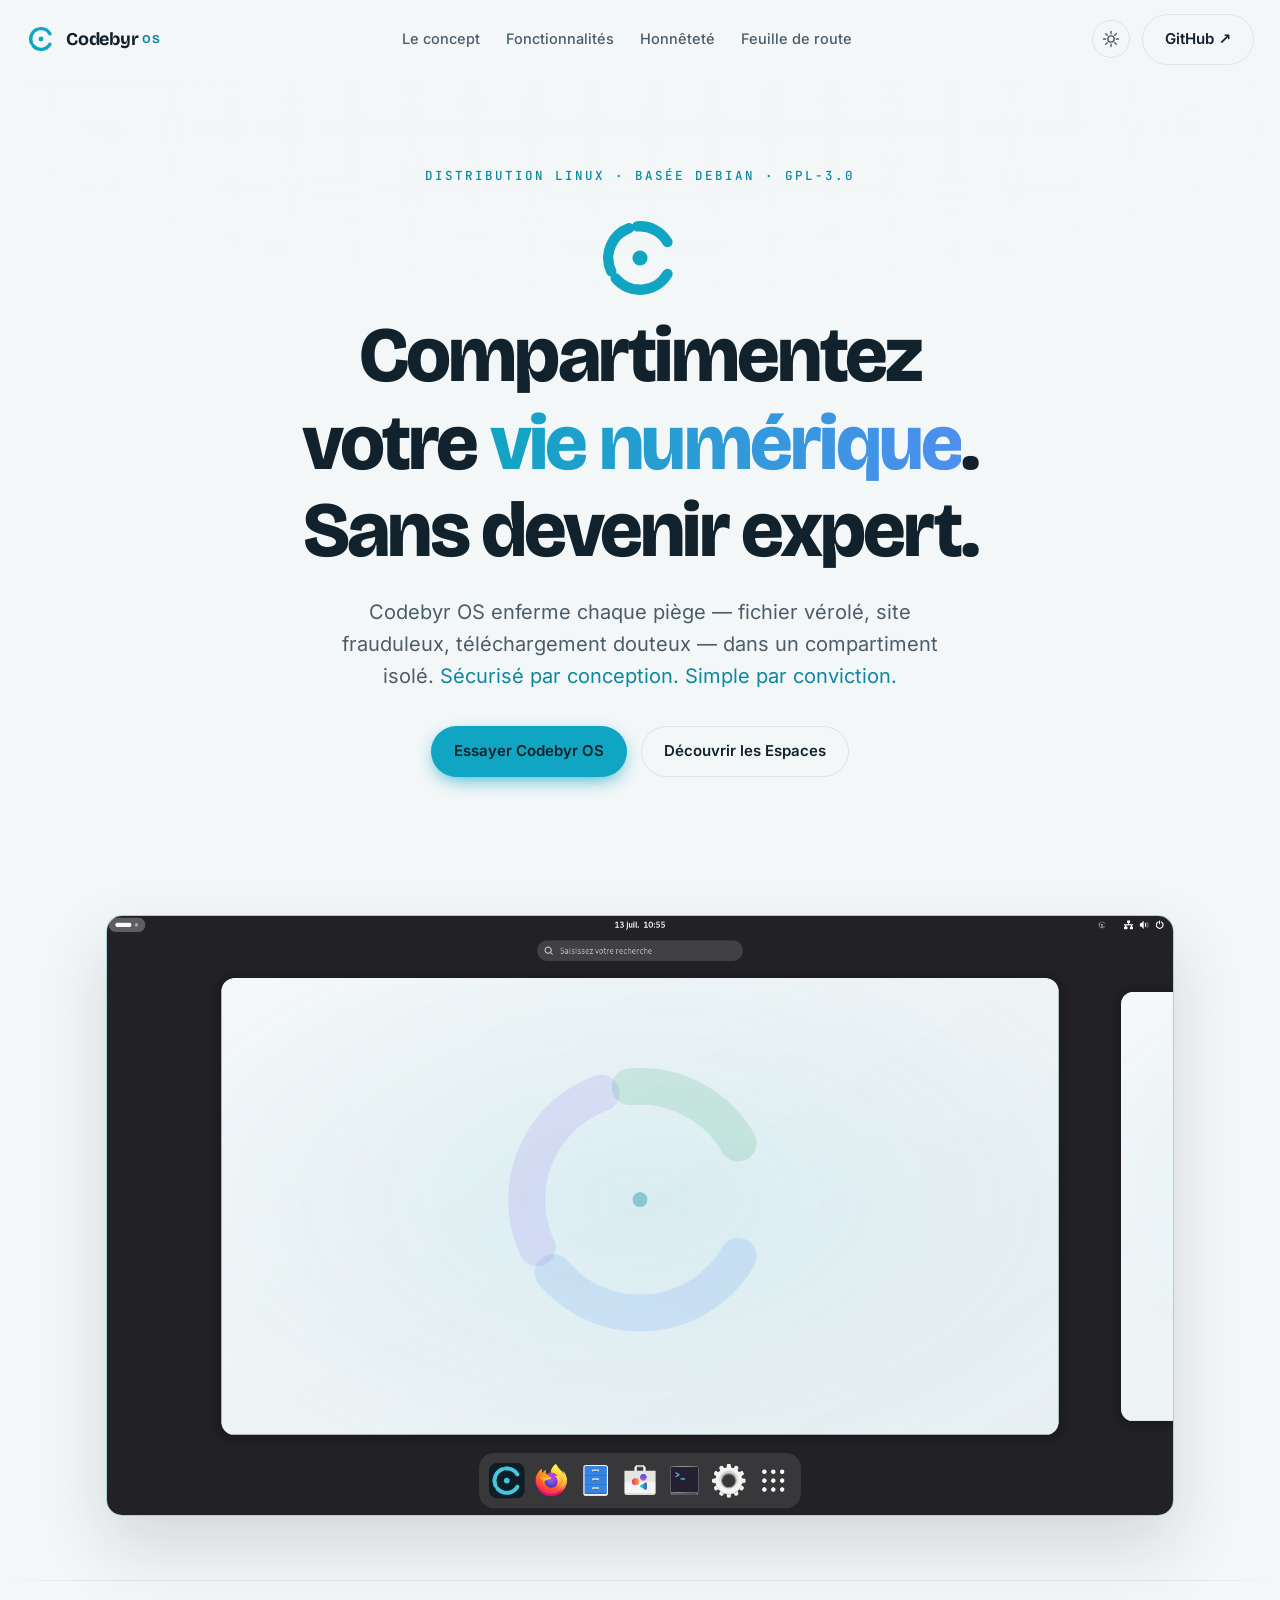
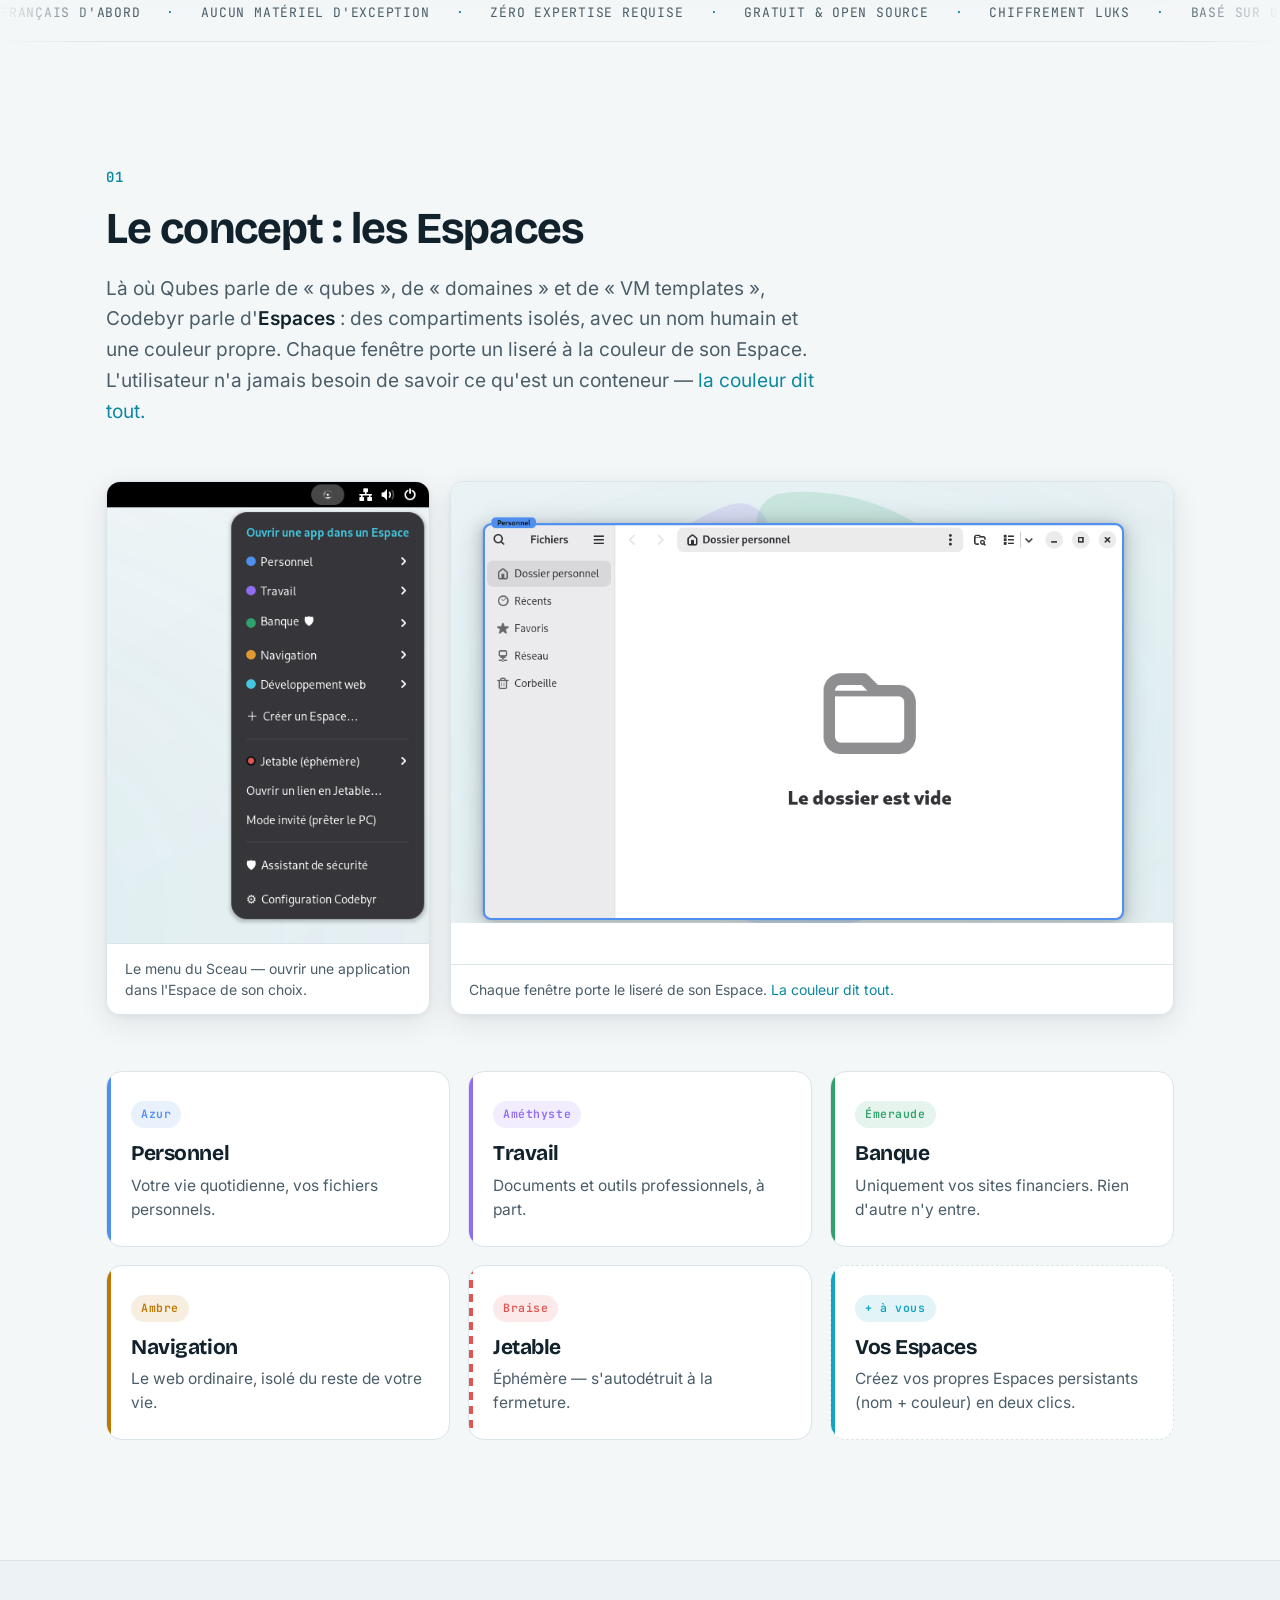
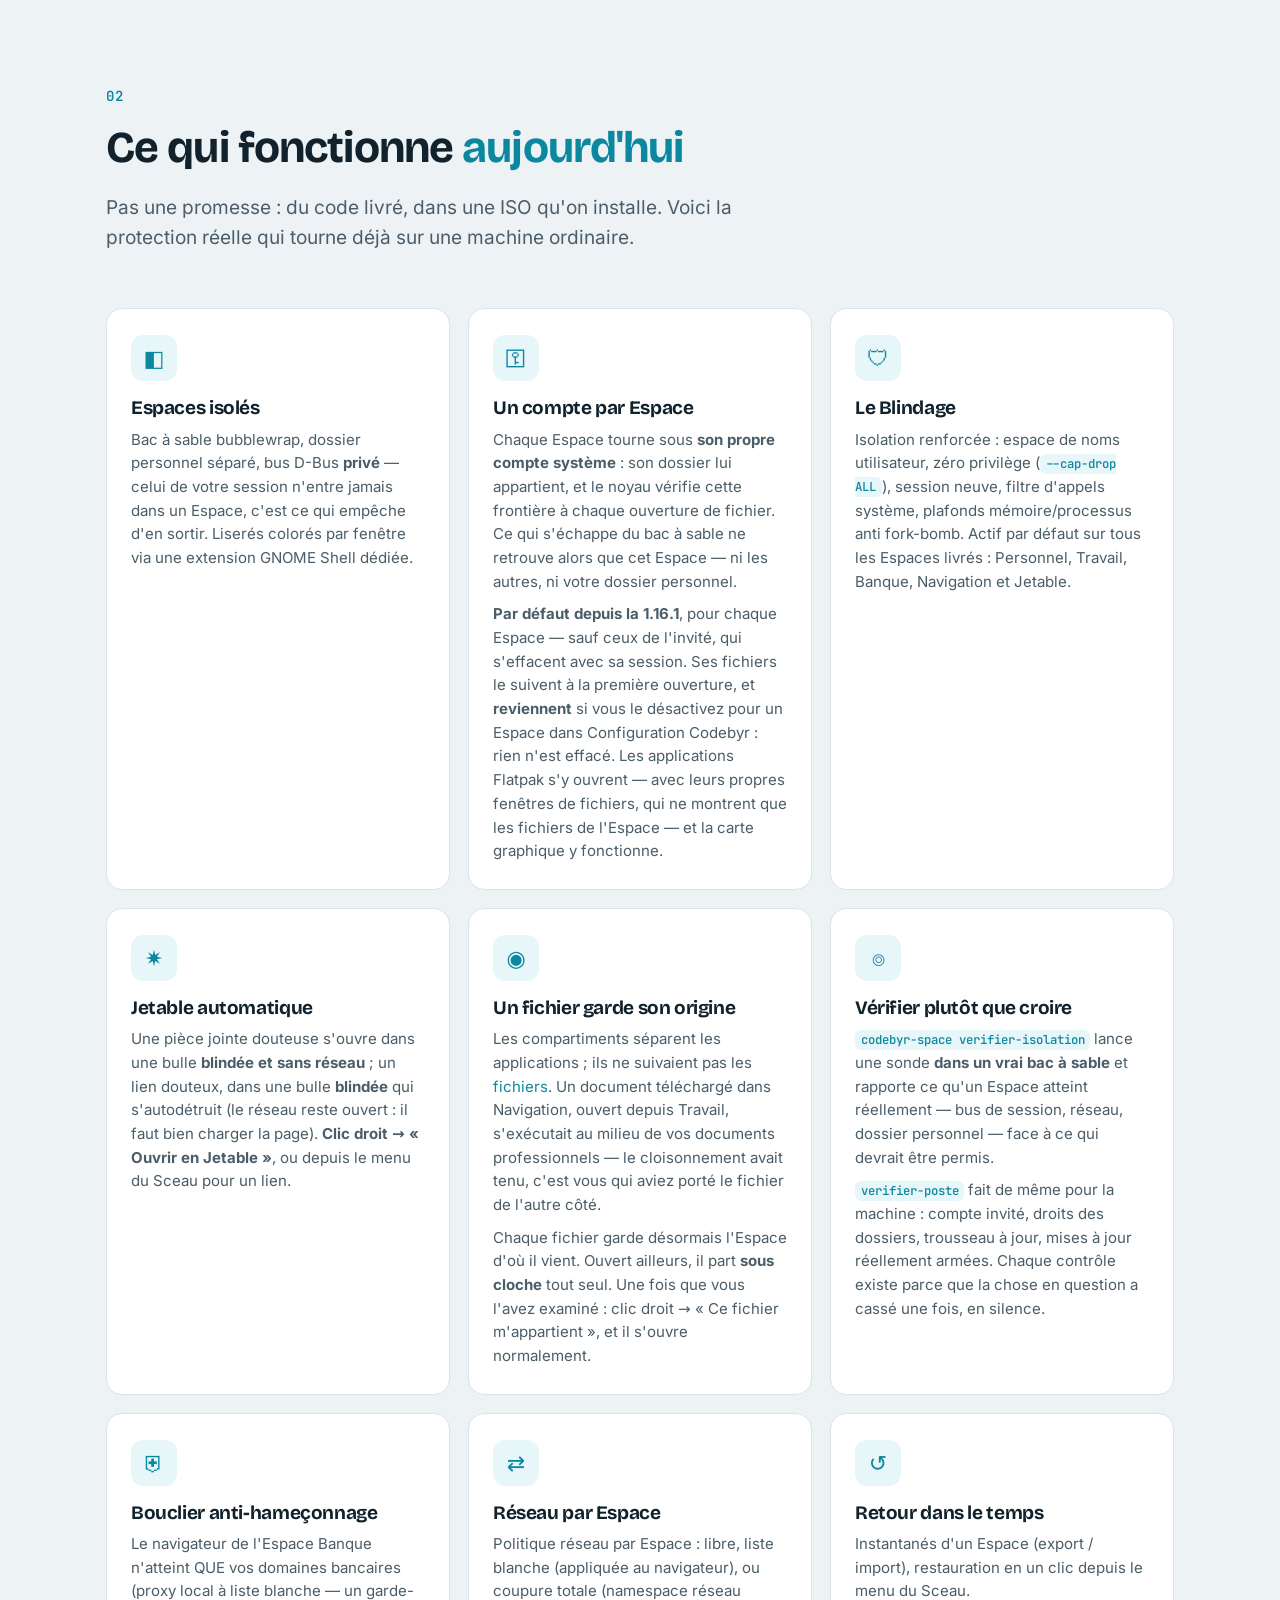
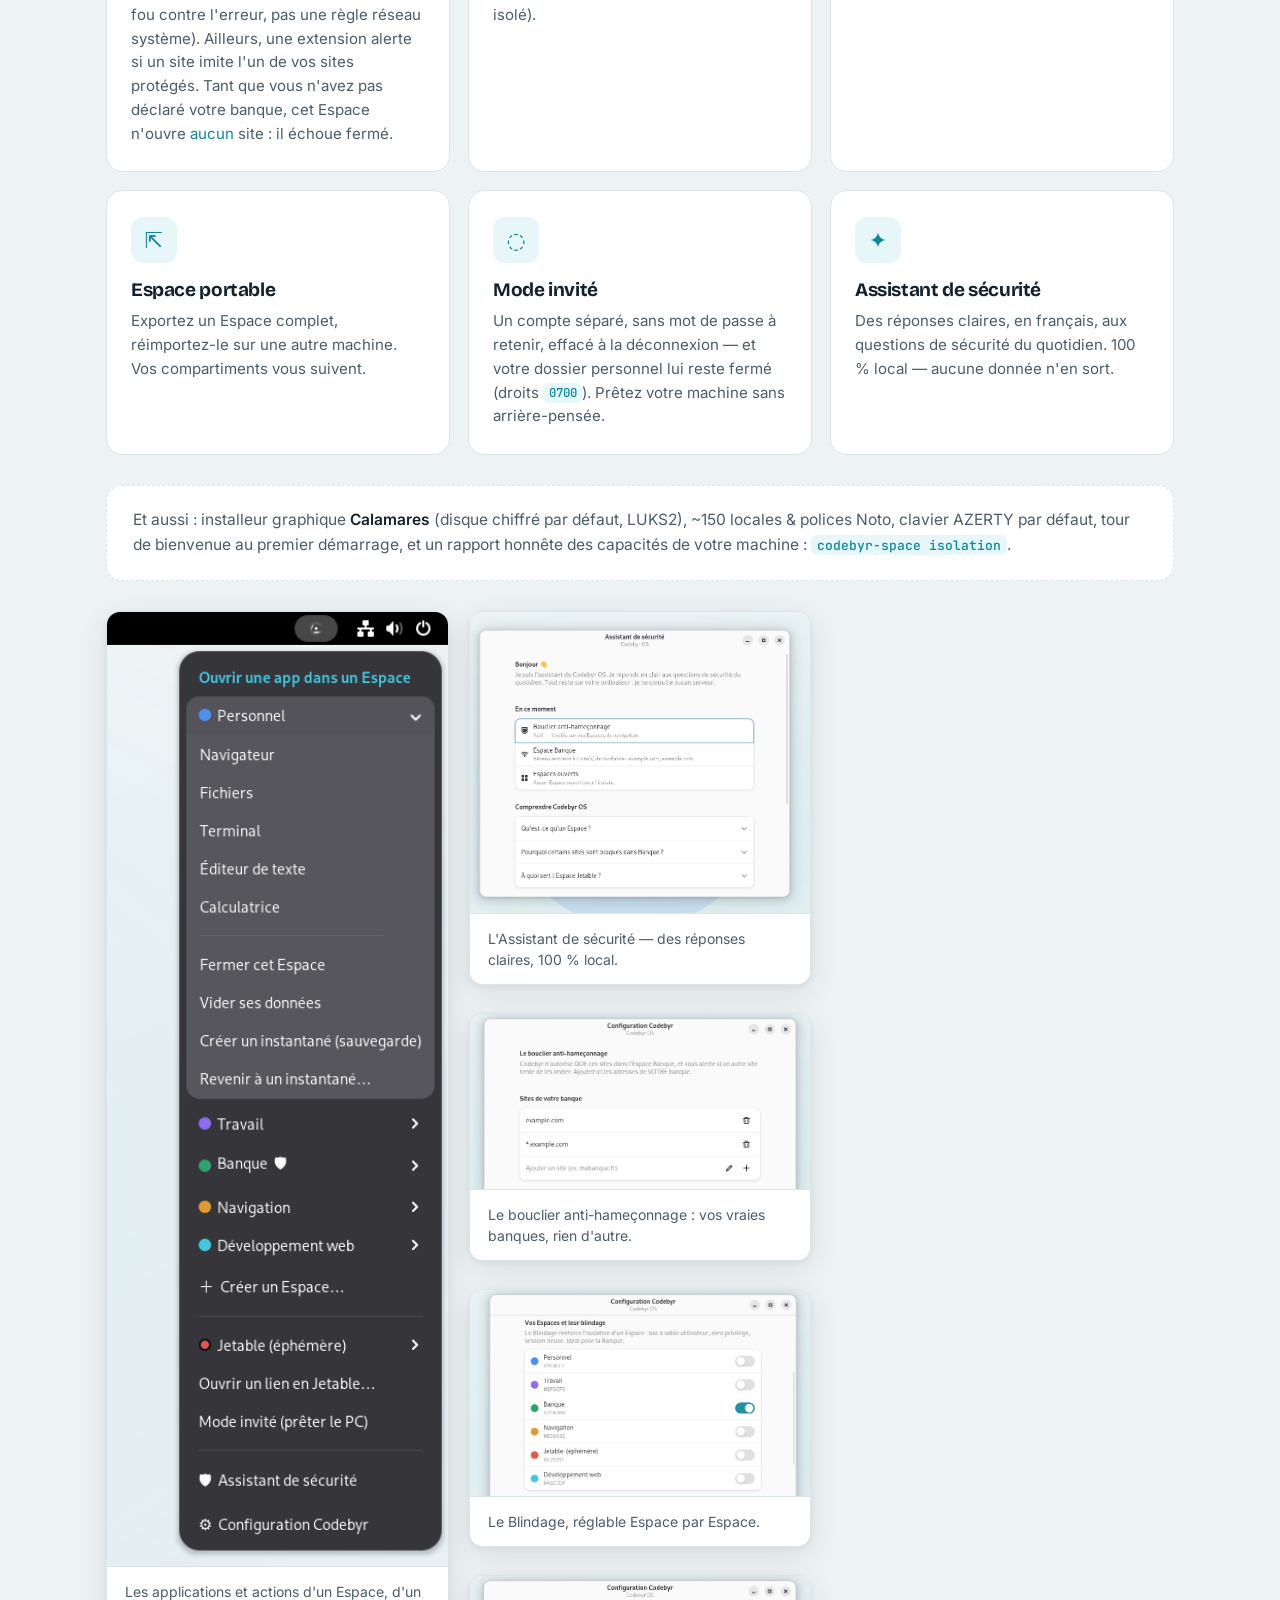
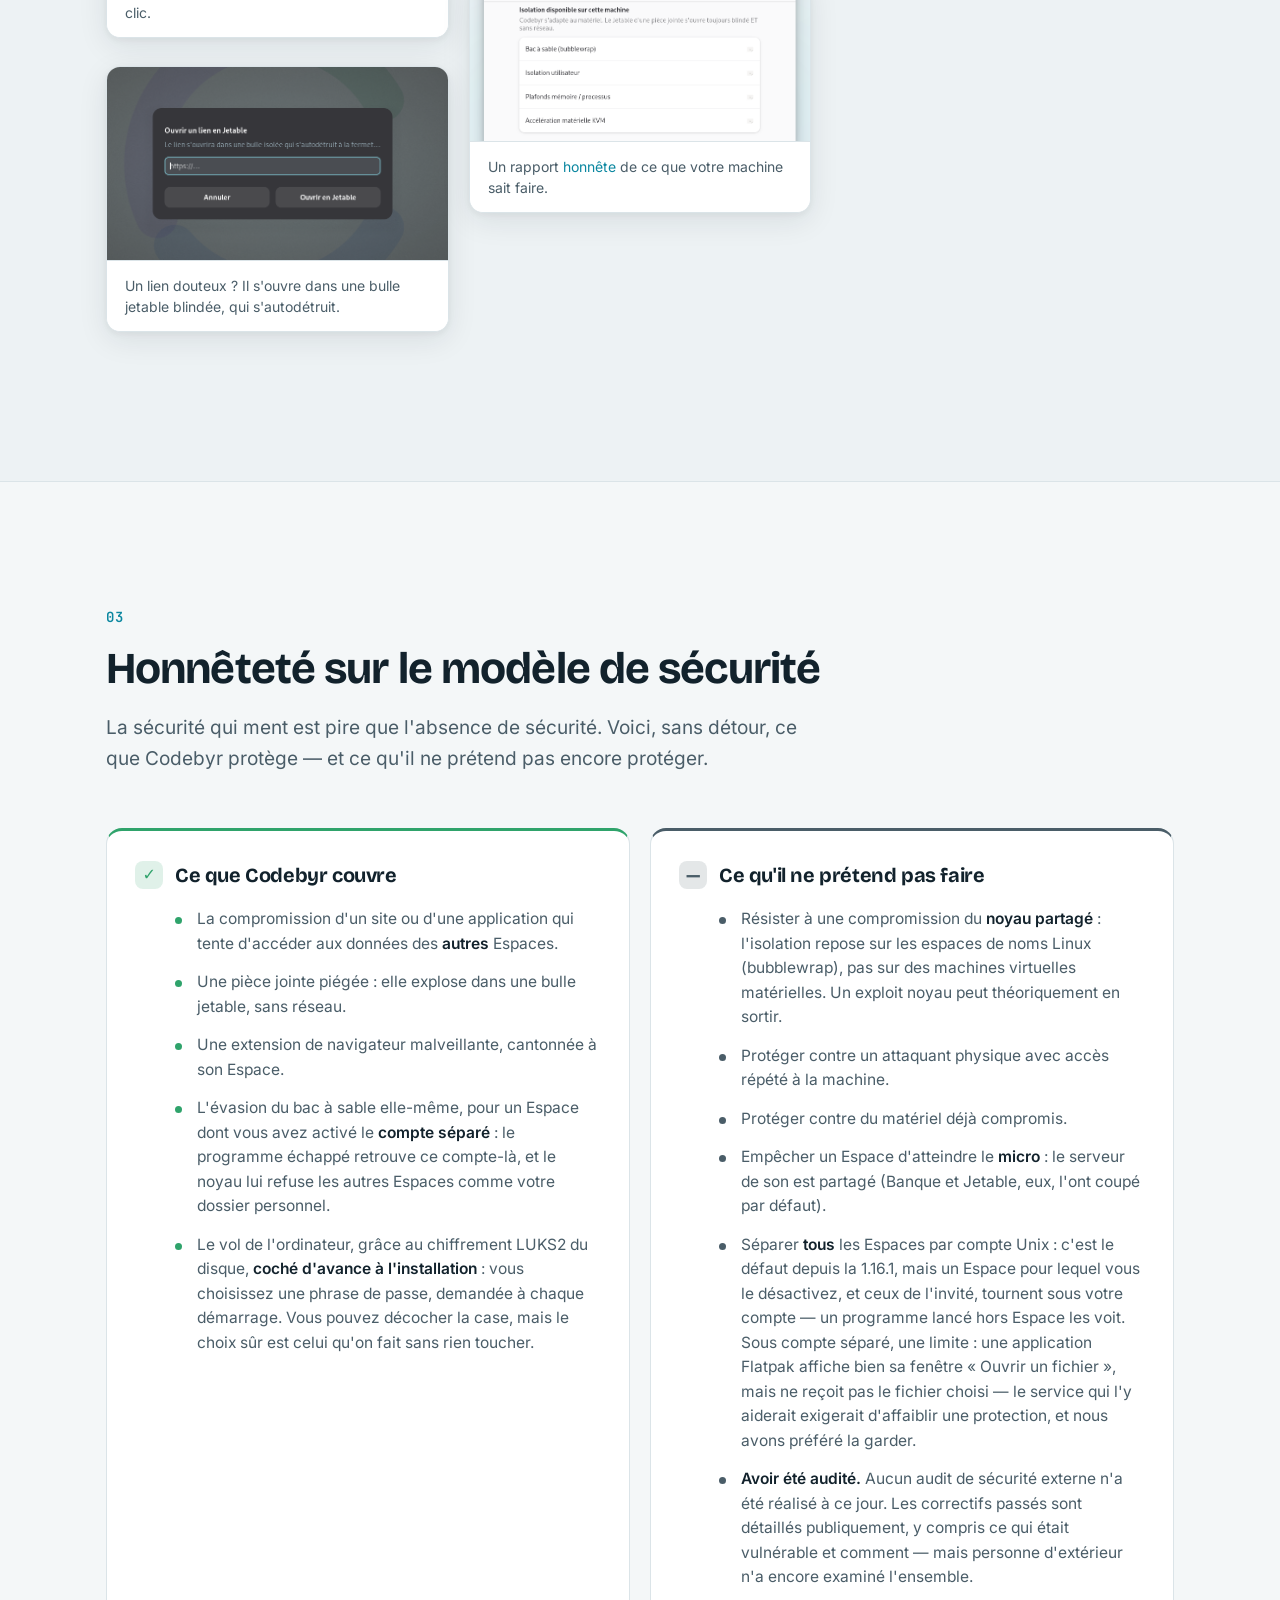
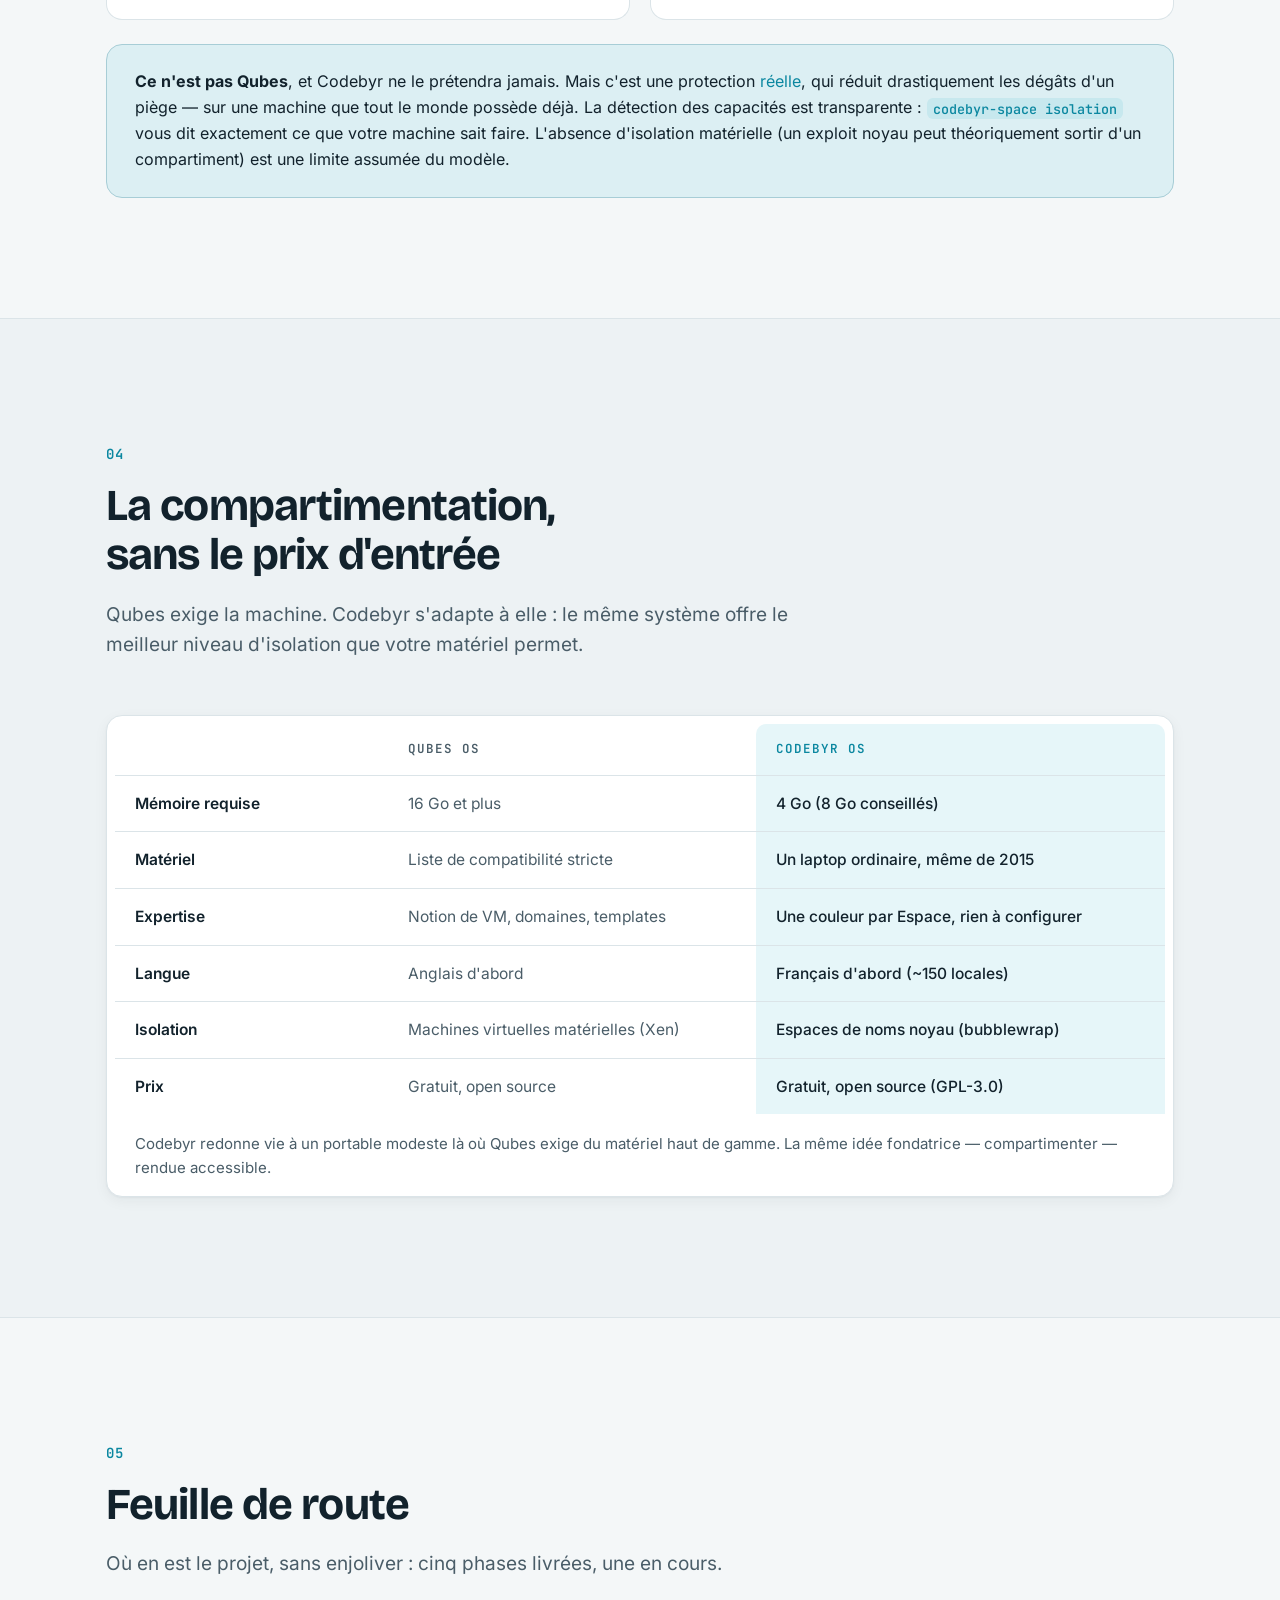
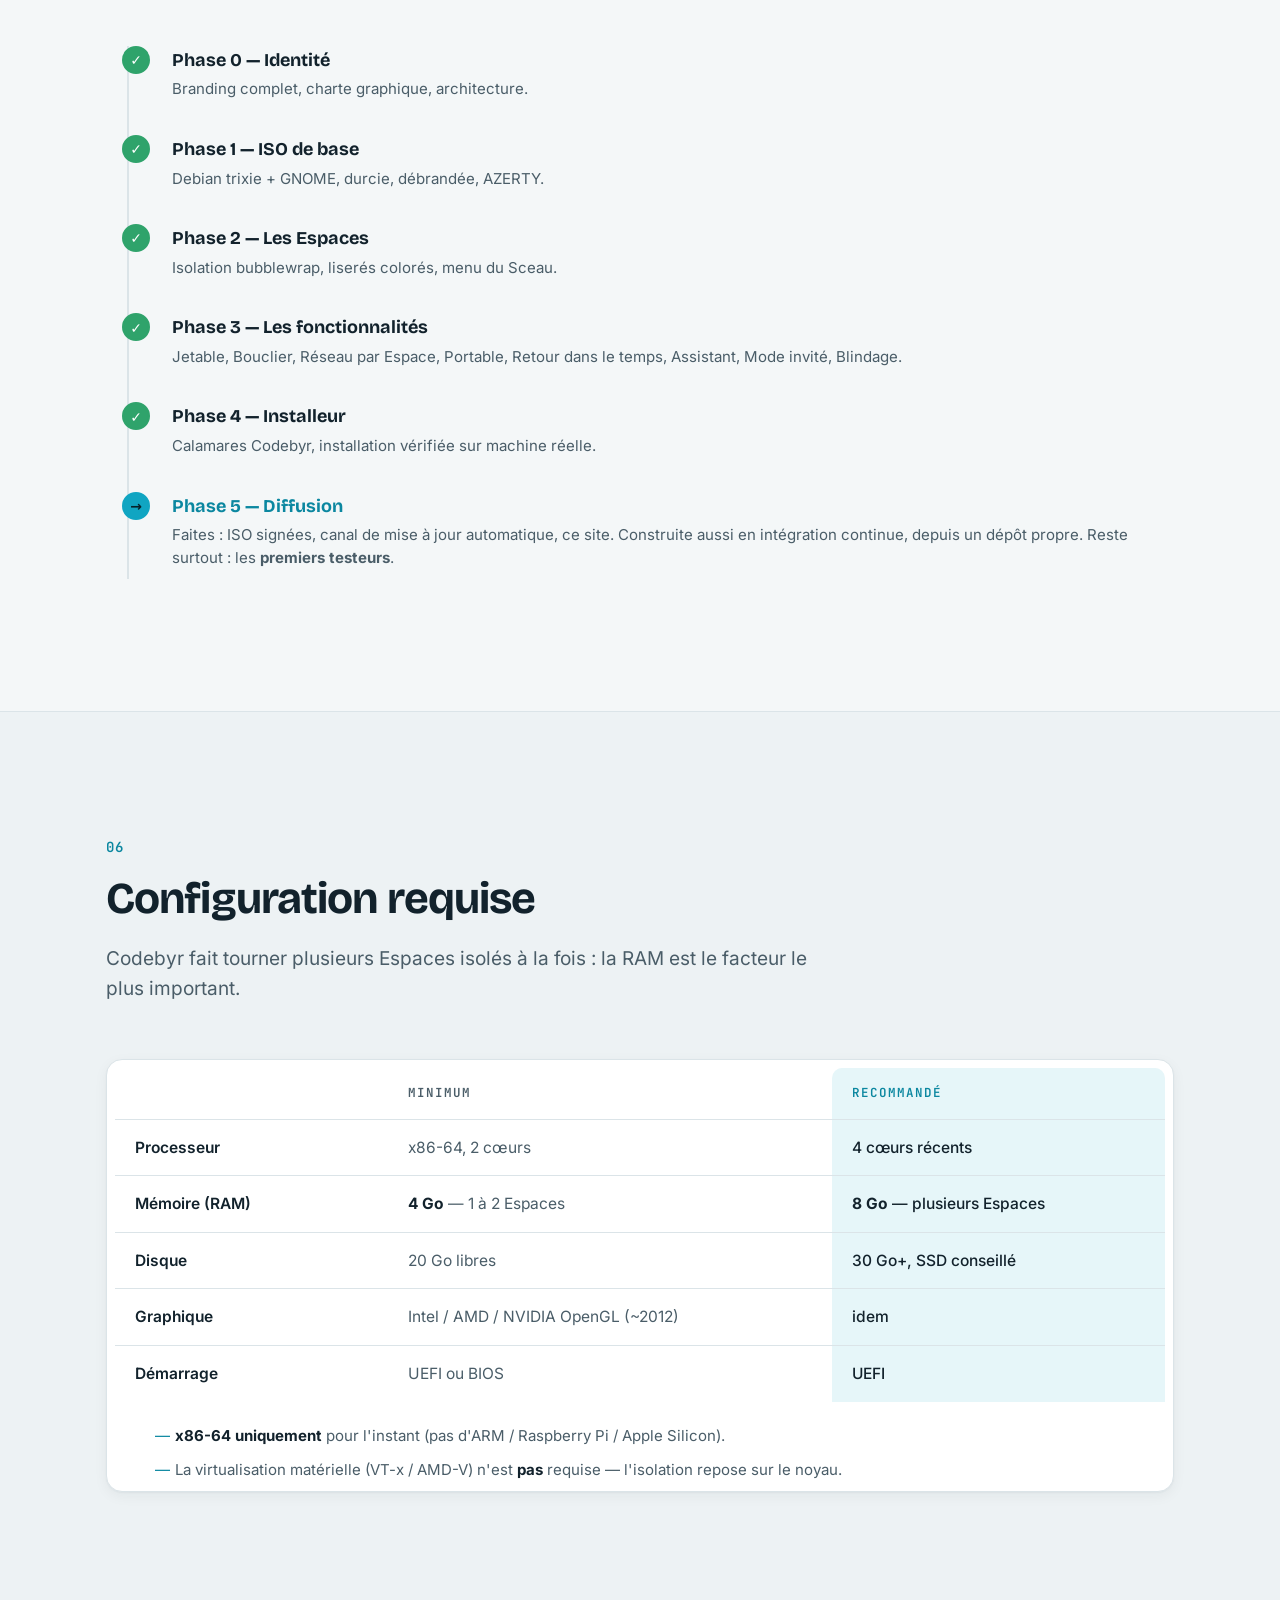
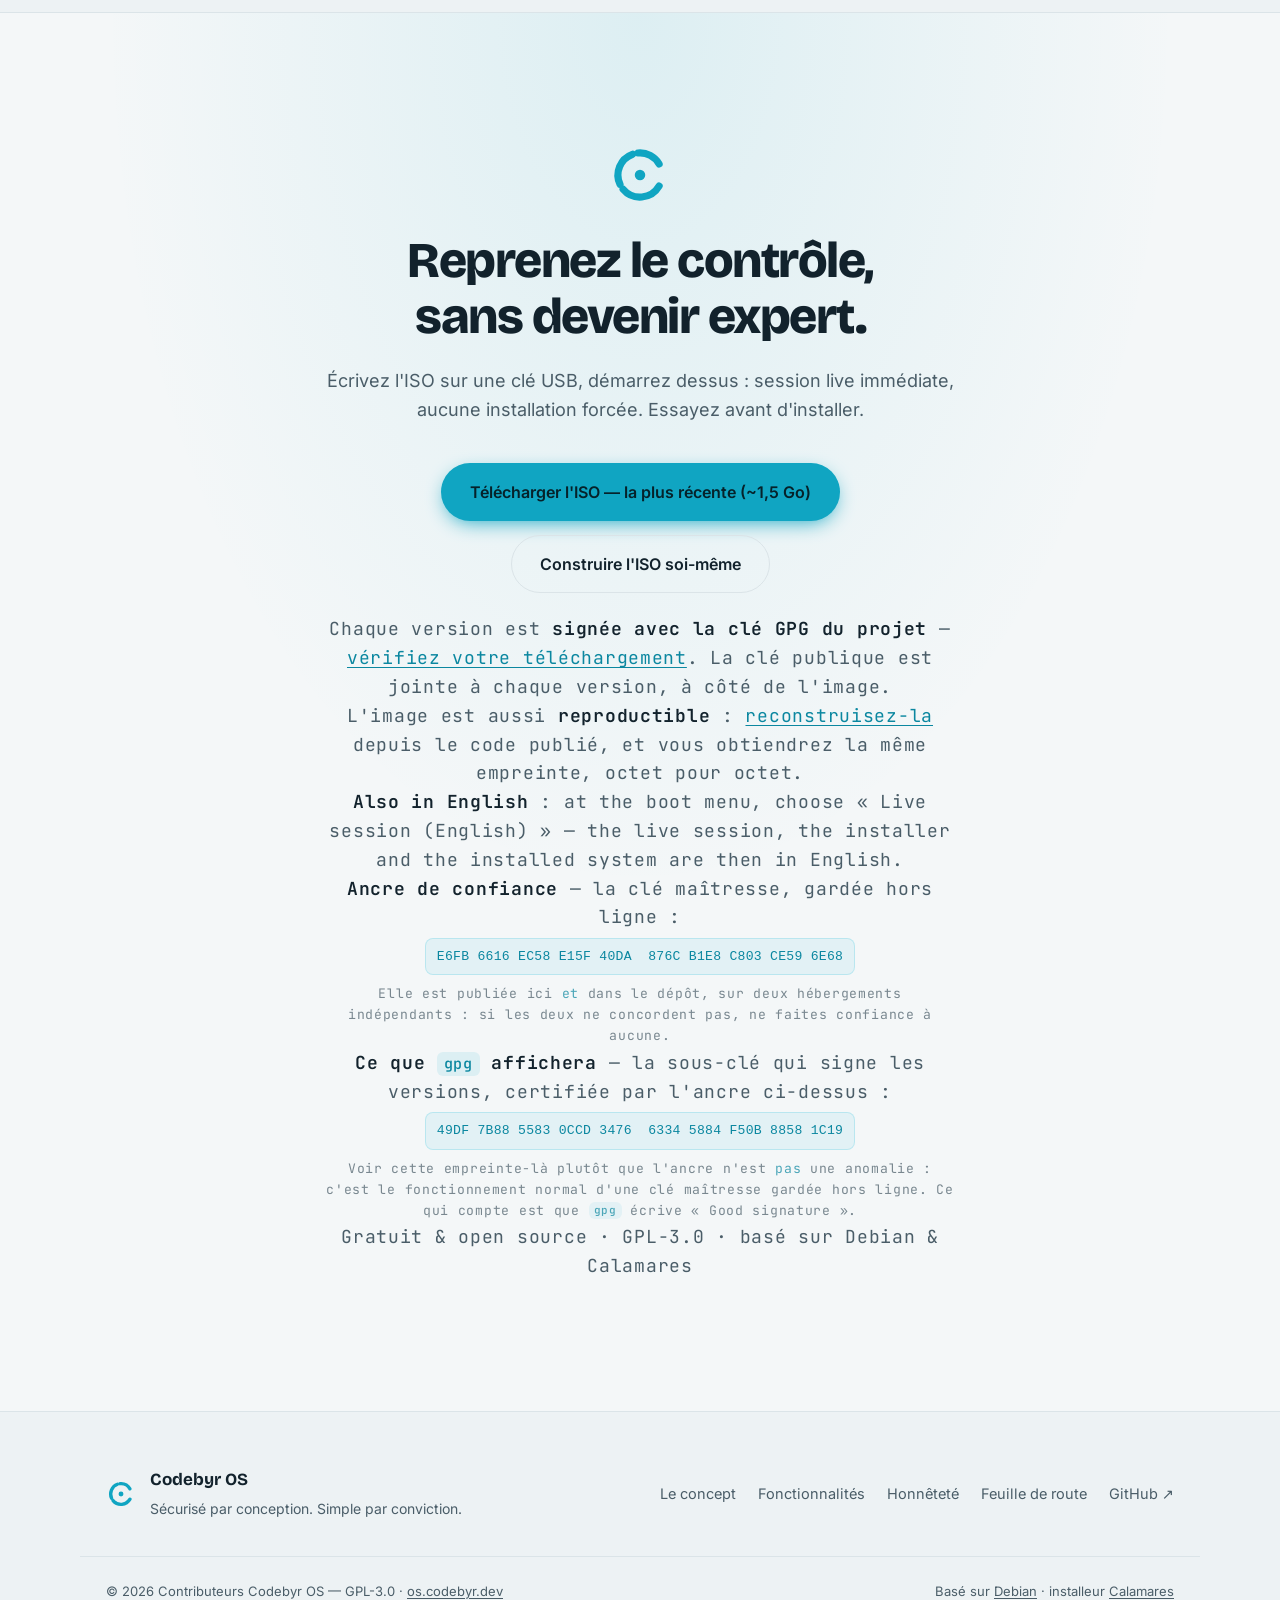
<file: site/index.html>
<!doctype html>
<html lang="fr" data-theme="dark">
<head>
  <meta charset="utf-8">
  <meta name="viewport" content="width=device-width, initial-scale=1">
  <title>Codebyr OS — Sécurisé par conception. Simple par conviction.</title>
  <meta name="description" content="Codebyr OS est une distribution Linux basée sur Debian qui apporte la sécurité par compartimentation — l'idée de Qubes OS — à tous, sans matériel d'exception ni expertise technique. En français, gratuite, open source.">
  <meta name="theme-color" content="#0B1419">
  <link rel="canonical" href="https://os.codebyr.dev/">

  <meta property="og:type" content="website">
  <meta property="og:url" content="https://os.codebyr.dev/">
  <meta property="og:title" content="Codebyr OS — Sécurisé par conception. Simple par conviction.">
  <meta property="og:description" content="La compartimentation de Qubes, pour tout le monde. Des Espaces isolés, une couleur par Espace, aucune expertise requise.">
  <meta property="og:locale" content="fr_FR">

  <!-- Polices auto-hébergées : aucune requête vers un service tiers. -->
  <link rel="preload" href="fonts/inter-latin.woff2" as="font" type="font/woff2" crossorigin>
  <link rel="preload" href="fonts/bricolage-grotesque-latin.woff2" as="font" type="font/woff2" crossorigin>
  <link rel="stylesheet" href="fonts.css">
  <link rel="stylesheet" href="styles.css">
  <link rel="icon" href="data:image/svg+xml,%3Csvg xmlns='http://www.w3.org/2000/svg' viewBox='-8 -8 116 116'%3E%3Cg fill='none' stroke='%2310A5C2' stroke-width='13' stroke-linecap='round'%3E%3Cpath d='M 84.64 70 A 40 40 0 0 1 19.36 75.71'/%3E%3Cpath d='M 13.75 66.91 A 40 40 0 0 1 36.32 12.42'/%3E%3Cpath d='M 46.51 10.15 A 40 40 0 0 1 84.64 30'/%3E%3C/g%3E%3Ccircle cx='50' cy='50' r='9.5' fill='%2310A5C2'/%3E%3C/svg%3E">
</head>
<body>

<!-- ══════════ NAV ══════════ -->
<header class="nav" id="top">
  <a class="nav__brand" href="#top" aria-label="Codebyr OS — accueil">
    <svg class="seal seal--sm" viewBox="-8 -8 116 116" aria-hidden="true">
      <g fill="none" stroke="currentColor" stroke-width="13" stroke-linecap="round">
        <path d="M 84.64 70 A 40 40 0 0 1 19.36 75.71"/>
        <path d="M 13.75 66.91 A 40 40 0 0 1 36.32 12.42"/>
        <path d="M 46.51 10.15 A 40 40 0 0 1 84.64 30"/>
      </g>
      <circle cx="50" cy="50" r="9.5" fill="currentColor"/>
    </svg>
    <span>Codebyr<b>OS</b></span>
  </a>
  <nav class="nav__links" aria-label="Sections">
    <a href="#concept">Le concept</a>
    <a href="#fonctionnalites">Fonctionnalités</a>
    <a href="#honnetete">Honnêteté</a>
    <a href="#feuille-de-route">Feuille de route</a>
  </nav>
  <div class="nav__actions">
    <button class="theme-toggle" id="themeToggle" aria-label="Changer de thème" title="Changer de thème">
      <svg class="ico-sun" viewBox="0 0 24 24" aria-hidden="true"><circle cx="12" cy="12" r="4.2"/><path d="M12 2v3M12 19v3M2 12h3M19 12h3M4.9 4.9l2.1 2.1M17 17l2.1 2.1M19.1 4.9L17 7M7 17l-2.1 2.1"/></svg>
      <svg class="ico-moon" viewBox="0 0 24 24" aria-hidden="true"><path d="M20 14.5A8.5 8.5 0 1 1 9.5 4a6.6 6.6 0 0 0 10.5 10.5z"/></svg>
    </button>
    <a class="btn btn--ghost" href="https://github.com/Romtouf/codebyr-os" target="_blank" rel="noopener">GitHub ↗</a>
  </div>
</header>

<main>

<!-- ══════════ HERO ══════════ -->
<section class="hero">
  <div class="hero__bg" aria-hidden="true"></div>
  <div class="wrap hero__inner">
    <p class="eyebrow reveal">Distribution Linux · basée Debian · GPL-3.0</p>

    <div class="hero__mark reveal" aria-hidden="true">
      <svg class="seal seal--hero" viewBox="-8 -8 116 116">
        <g fill="none" stroke="currentColor" stroke-width="13" stroke-linecap="round">
          <path d="M 84.64 70 A 40 40 0 0 1 19.36 75.71"/>
          <path d="M 13.75 66.91 A 40 40 0 0 1 36.32 12.42"/>
          <path d="M 46.51 10.15 A 40 40 0 0 1 84.64 30"/>
        </g>
        <circle cx="50" cy="50" r="9.5" fill="currentColor"/>
      </svg>
    </div>

    <h1 class="hero__title reveal">
      Compartimentez votre <span class="grad">vie numérique</span>.<br>
      Sans devenir expert.
    </h1>

    <p class="hero__tagline reveal">
      Codebyr OS enferme chaque piège — fichier vérolé, site frauduleux,
      téléchargement douteux — dans un compartiment isolé.
      <em>Sécurisé par conception. Simple par conviction.</em>
    </p>

    <div class="hero__cta reveal">
      <a class="btn btn--primary" href="#essayer">Essayer Codebyr OS</a>
      <a class="btn btn--ghost" href="#concept">Découvrir les Espaces</a>
    </div>

    <p class="hero__state reveal">
      <span class="dot"></span> État du projet — ISO live <strong>installable et testée sur machine réelle</strong>
    </p>
  </div>

  <div class="wrap hero__shot reveal">
    <figure class="shot shot--hero">
      <img src="captures/01-bureau.png" width="1920" height="1080"
           alt="Le bureau de Codebyr OS : vue d'ensemble GNOME, fond d'écran au Sceau, dock des applications.">
    </figure>
  </div>

  <div class="marquee" aria-hidden="true">
    <div class="marquee__track">
      <span>Français d'abord</span><i>·</i>
      <span>Aucun matériel d'exception</span><i>·</i>
      <span>Zéro expertise requise</span><i>·</i>
      <span>Gratuit & open source</span><i>·</i>
      <span>Chiffrement LUKS</span><i>·</i>
      <span>Basé sur Debian</span><i>·</i>
      <span>Français d'abord</span><i>·</i>
      <span>Aucun matériel d'exception</span><i>·</i>
      <span>Zéro expertise requise</span><i>·</i>
      <span>Gratuit & open source</span><i>·</i>
      <span>Chiffrement LUKS</span><i>·</i>
      <span>Basé sur Debian</span><i>·</i>
    </div>
  </div>
</section>

<!-- ══════════ 01 · LE CONCEPT ══════════ -->
<section class="chap" id="concept">
  <div class="wrap">
    <header class="chap__head reveal">
      <span class="num">01</span>
      <h2>Le concept : les Espaces</h2>
      <p class="lead">
        Là où Qubes parle de « qubes », de « domaines » et de « VM templates »,
        Codebyr parle d'<strong>Espaces</strong> : des compartiments isolés, avec un nom
        humain et une couleur propre. Chaque fenêtre porte un liseré à la couleur de
        son Espace. L'utilisateur n'a jamais besoin de savoir ce qu'est un conteneur —
        <em>la couleur dit tout.</em>
      </p>
    </header>

    <!-- Vraies captures : le menu du Sceau et le liseré coloré -->
    <div class="showcase reveal">
      <figure class="shot">
        <img src="captures/02-menu-sceau.png" width="407" height="554" loading="lazy"
             alt="Le menu du Sceau : sélecteur d'Espaces — Personnel, Travail, Banque, Navigation — puis Jetable, Mode invité et Assistant de sécurité.">
        <figcaption>Le menu du Sceau — ouvrir une application dans l'Espace de son choix.</figcaption>
      </figure>
      <figure class="shot">
        <img src="captures/05-lisere-fenetre.png" width="1002" height="611" loading="lazy"
             alt="La fenêtre Fichiers, entourée d'un liseré bleu et marquée d'une pastille « Personnel ».">
        <figcaption>Chaque fenêtre porte le liseré de son Espace. <em>La couleur dit tout.</em></figcaption>
      </figure>
    </div>

    <div class="spaces">
      <article class="space space--personnel reveal">
        <span class="space__chip">Azur</span>
        <h3>Personnel</h3>
        <p>Votre vie quotidienne, vos fichiers personnels.</p>
      </article>
      <article class="space space--travail reveal">
        <span class="space__chip">Améthyste</span>
        <h3>Travail</h3>
        <p>Documents et outils professionnels, à part.</p>
      </article>
      <article class="space space--banque reveal">
        <span class="space__chip">Émeraude</span>
        <h3>Banque</h3>
        <p>Uniquement vos sites financiers. Rien d'autre n'y entre.</p>
      </article>
      <article class="space space--navigation reveal">
        <span class="space__chip">Ambre</span>
        <h3>Navigation</h3>
        <p>Le web ordinaire, isolé du reste de votre vie.</p>
      </article>
      <article class="space space--jetable reveal">
        <span class="space__chip">Braise</span>
        <h3>Jetable</h3>
        <p>Éphémère — s'autodétruit à la fermeture.</p>
      </article>
      <article class="space space--custom reveal">
        <span class="space__chip">+ à vous</span>
        <h3>Vos Espaces</h3>
        <p>Créez vos propres Espaces persistants (nom + couleur) en deux clics.</p>
      </article>
    </div>
  </div>
</section>

<!-- ══════════ 02 · FONCTIONNALITÉS ══════════ -->
<section class="chap chap--alt" id="fonctionnalites">
  <div class="wrap">
    <header class="chap__head reveal">
      <span class="num">02</span>
      <h2>Ce qui fonctionne <em>aujourd'hui</em></h2>
      <p class="lead">
        Pas une promesse : du code livré, dans une ISO qu'on installe. Voici la
        protection réelle qui tourne déjà sur une machine ordinaire.
      </p>
    </header>

    <div class="grid">
      <article class="card reveal">
        <div class="card__ico">◧</div>
        <h3>Espaces isolés</h3>
        <p>Bac à sable bubblewrap, dossier personnel séparé, bus D-Bus <strong>privé</strong> — celui de votre session n'entre jamais dans un Espace, c'est ce qui empêche d'en sortir. Liserés colorés par fenêtre via une extension GNOME Shell dédiée.</p>
      </article>
      <article class="card reveal">
        <div class="card__ico">⚿</div>
        <h3>Un compte par Espace</h3>
        <p>Chaque Espace tourne sous <strong>son propre compte système</strong> : son dossier lui appartient, et le noyau vérifie cette frontière à chaque ouverture de fichier. Ce qui s'échappe du bac à sable ne retrouve alors que cet Espace — ni les autres, ni votre dossier personnel.</p>
        <p><strong>Par défaut depuis la 1.16.1</strong>, pour chaque Espace — sauf ceux de l'invité, qui s'effacent avec sa session. Ses fichiers le suivent à la première ouverture, et <strong>reviennent</strong> si vous le désactivez pour un Espace dans Configuration Codebyr&nbsp;: rien n'est effacé. Les applications Flatpak s'y ouvrent — avec leurs propres fenêtres de fichiers, qui ne montrent que les fichiers de l'Espace — et la carte graphique y fonctionne.</p>
      </article>
      <article class="card reveal">
        <div class="card__ico">🛡</div>
        <h3>Le Blindage</h3>
        <p>Isolation renforcée : espace de noms utilisateur, zéro privilège (<code>--cap-drop ALL</code>), session neuve, filtre d'appels système, plafonds mémoire/processus anti fork-bomb. Actif par défaut sur tous les Espaces livrés&nbsp;: Personnel, Travail, Banque, Navigation et Jetable.</p>
      </article>
      <article class="card reveal">
        <div class="card__ico">✷</div>
        <h3>Jetable automatique</h3>
        <p>Une pièce jointe douteuse s'ouvre dans une bulle <strong>blindée et sans réseau</strong> ; un lien douteux, dans une bulle <strong>blindée</strong> qui s'autodétruit (le réseau reste ouvert : il faut bien charger la page). <strong>Clic droit → « Ouvrir en Jetable »</strong>, ou depuis le menu du Sceau pour un lien.</p>
      </article>
      <article class="card reveal">
        <div class="card__ico">◉</div>
        <h3>Un fichier garde son origine</h3>
        <p>Les compartiments séparent les applications&nbsp;; ils ne suivaient pas les <em>fichiers</em>. Un document téléchargé dans Navigation, ouvert depuis Travail, s'exécutait au milieu de vos documents professionnels — le cloisonnement avait tenu, c'est vous qui aviez porté le fichier de l'autre côté.</p>
        <p>Chaque fichier garde désormais l'Espace d'où il vient. Ouvert ailleurs, il part <strong>sous cloche</strong> tout seul. Une fois que vous l'avez examiné&nbsp;: clic droit → «&nbsp;Ce fichier m'appartient&nbsp;», et il s'ouvre normalement.</p>
      </article>
      <article class="card reveal">
        <div class="card__ico">⌾</div>
        <h3>Vérifier plutôt que croire</h3>
        <p><code>codebyr-space verifier-isolation</code> lance une sonde <strong>dans un vrai bac à sable</strong> et rapporte ce qu'un Espace atteint réellement — bus de session, réseau, dossier personnel — face à ce qui devrait être permis.</p>
        <p><code>verifier-poste</code> fait de même pour la machine&nbsp;: compte invité, droits des dossiers, trousseau à jour, mises à jour réellement armées. Chaque contrôle existe parce que la chose en question a cassé une fois, en silence.</p>
      </article>
      <article class="card reveal">
        <div class="card__ico">⛨</div>
        <h3>Bouclier anti-hameçonnage</h3>
        <p>Le navigateur de l'Espace Banque n'atteint QUE vos domaines bancaires (proxy local à liste blanche — un garde-fou contre l'erreur, pas une règle réseau système). Ailleurs, une extension alerte si un site imite l'un de vos sites protégés. Tant que vous n'avez pas déclaré votre banque, cet Espace n'ouvre <em>aucun</em> site : il échoue fermé.</p>
      </article>
      <article class="card reveal">
        <div class="card__ico">⇄</div>
        <h3>Réseau par Espace</h3>
        <p>Politique réseau par Espace : libre, liste blanche (appliquée au navigateur), ou coupure totale (namespace réseau isolé).</p>
      </article>
      <article class="card reveal">
        <div class="card__ico">↺</div>
        <h3>Retour dans le temps</h3>
        <p>Instantanés d'un Espace (export / import), restauration en un clic depuis le menu du Sceau.</p>
      </article>
      <article class="card reveal">
        <div class="card__ico">⇱</div>
        <h3>Espace portable</h3>
        <p>Exportez un Espace complet, réimportez-le sur une autre machine. Vos compartiments vous suivent.</p>
      </article>
      <article class="card reveal">
        <div class="card__ico">◌</div>
        <h3>Mode invité</h3>
        <p>Un compte séparé, sans mot de passe à retenir, effacé à la déconnexion — et votre dossier personnel lui reste fermé (droits <code>0700</code>). Prêtez votre machine sans arrière-pensée.</p>
      </article>
      <article class="card reveal">
        <div class="card__ico">✦</div>
        <h3>Assistant de sécurité</h3>
        <p>Des réponses claires, en français, aux questions de sécurité du quotidien. 100 % local — aucune donnée n'en sort.</p>
      </article>
    </div>

    <p class="grid__more reveal">
      Et aussi&nbsp;: installeur graphique <strong>Calamares</strong> (disque chiffré par défaut, LUKS2),
      ~150 locales &amp; polices Noto, clavier AZERTY par défaut, tour de bienvenue au premier démarrage,
      et un rapport honnête des capacités de votre machine&nbsp;: <code>codebyr-space isolation</code>.
    </p>

    <div class="gallery">
      <figure class="shot reveal">
        <img src="captures/03-espace-menu.png" width="331" height="815" loading="lazy"
             alt="Sous-menu d'un Espace : Navigateur, Fichiers, Terminal, Éditeur, Calculatrice, puis fermer l'Espace, vider ses données, créer ou restaurer un instantané.">
        <figcaption>Les applications et actions d'un Espace, d'un clic.</figcaption>
      </figure>
      <figure class="shot reveal">
        <img src="captures/04-lien-jetable.png" width="694" height="397" loading="lazy"
             alt="Boîte de dialogue « Ouvrir un lien en Jetable » : le lien s'ouvrira dans une bulle isolée qui s'autodétruit à la fermeture.">
        <figcaption>Un lien douteux&nbsp;? Il s'ouvre dans une bulle jetable blindée, qui s'autodétruit.</figcaption>
      </figure>
      <figure class="shot reveal">
        <img src="captures/10-assistant.png" width="791" height="701" loading="lazy"
             alt="L'Assistant de sécurité : état du bouclier, réseau de l'Espace Banque, Espaces ouverts, et réponses aux questions courantes.">
        <figcaption>L'Assistant de sécurité — des réponses claires, 100&nbsp;% local.</figcaption>
      </figure>
      <figure class="shot reveal">
        <img src="captures/06-config-bouclier.png" width="786" height="403" loading="lazy"
             alt="Configuration Codebyr : le bouclier anti-hameçonnage, avec la liste des sites de votre banque.">
        <figcaption>Le bouclier anti-hameçonnage&nbsp;: vos vraies banques, rien d'autre.</figcaption>
      </figure>
      <figure class="shot reveal">
        <img src="captures/07-config-blindage.png" width="800" height="483" loading="lazy"
             alt="Configuration Codebyr : le blindage, activable Espace par Espace, actif par défaut sur Banque.">
        <figcaption>Le Blindage, réglable Espace par Espace.</figcaption>
      </figure>
      <figure class="shot reveal">
        <img src="captures/08-config-isolation.png" width="785" height="382" loading="lazy"
             alt="Configuration Codebyr : les capacités d'isolation réellement disponibles sur la machine — bac à sable, isolation utilisateur, plafonds mémoire, KVM.">
        <figcaption>Un rapport <em>honnête</em> de ce que votre machine sait faire.</figcaption>
      </figure>
    </div>
  </div>
</section>

<!-- ══════════ 03 · HONNÊTETÉ ══════════ -->
<section class="chap" id="honnetete">
  <div class="wrap">
    <header class="chap__head reveal">
      <span class="num">03</span>
      <h2>Honnêteté sur le modèle de sécurité</h2>
      <p class="lead">
        La sécurité qui ment est pire que l'absence de sécurité. Voici, sans détour,
        ce que Codebyr protège — et ce qu'il ne prétend pas encore protéger.
      </p>
    </header>

    <div class="honesty reveal">
      <div class="honesty__col honesty__col--yes">
        <h3><span class="tick">✓</span> Ce que Codebyr couvre</h3>
        <ul>
          <li>La compromission d'un site ou d'une application qui tente d'accéder aux données des <strong>autres</strong> Espaces.</li>
          <li>Une pièce jointe piégée&nbsp;: elle explose dans une bulle jetable, sans réseau.</li>
          <li>Une extension de navigateur malveillante, cantonnée à son Espace.</li>
          <li>L'évasion du bac à sable elle-même, pour un Espace dont vous avez activé le <strong>compte séparé</strong>&nbsp;: le programme échappé retrouve ce compte-là, et le noyau lui refuse les autres Espaces comme votre dossier personnel.</li>
          <li>Le vol de l'ordinateur, grâce au chiffrement LUKS2 du disque, <strong>coché d'avance à l'installation</strong> : vous choisissez une phrase de passe, demandée à chaque démarrage. Vous pouvez décocher la case, mais le choix sûr est celui qu'on fait sans rien toucher.</li>
        </ul>
      </div>
      <div class="honesty__col honesty__col--no">
        <h3><span class="cross">—</span> Ce qu'il ne prétend pas faire</h3>
        <ul>
          <li>Résister à une compromission du <strong>noyau partagé</strong>&nbsp;: l'isolation repose sur les espaces de noms Linux (bubblewrap), pas sur des machines virtuelles matérielles. Un exploit noyau peut théoriquement en sortir.</li>
          <li>Protéger contre un attaquant physique avec accès répété à la machine.</li>
          <li>Protéger contre du matériel déjà compromis.</li>
          <li>Empêcher un Espace d'atteindre le <strong>micro</strong> : le serveur de son est partagé (Banque et Jetable, eux, l'ont coupé par défaut).</li>
          <li>Séparer <strong>tous</strong> les Espaces par compte Unix : c'est le défaut depuis la 1.16.1, mais un Espace pour lequel vous le désactivez, et ceux de l'invité, tournent sous votre compte — un programme lancé hors Espace les voit. Sous compte séparé, une limite : une application Flatpak affiche bien sa fenêtre « Ouvrir un fichier », mais ne reçoit pas le fichier choisi — le service qui l'y aiderait exigerait d'affaiblir une protection, et nous avons préféré la garder.</li>
          <li><strong>Avoir été audité.</strong> Aucun audit de sécurité externe n'a été réalisé à ce jour. Les correctifs passés sont détaillés publiquement, y compris ce qui était vulnérable et comment — mais personne d'extérieur n'a encore examiné l'ensemble.</li>
        </ul>
      </div>
    </div>

    <p class="honesty__note reveal">
      <strong>Ce n'est pas Qubes</strong>, et Codebyr ne le prétendra jamais. Mais c'est une
      protection <em>réelle</em>, qui réduit drastiquement les dégâts d'un piège — sur une machine
      que tout le monde possède déjà. La détection des capacités est transparente&nbsp;:
      <code>codebyr-space isolation</code> vous dit exactement ce que votre machine sait faire.
      L'absence d'isolation matérielle (un exploit noyau peut théoriquement sortir d'un
      compartiment) est une limite assumée du modèle.
    </p>
  </div>
</section>

<!-- ══════════ 04 · CODEBYR vs QUBES ══════════ -->
<section class="chap chap--alt" id="comparaison">
  <div class="wrap">
    <header class="chap__head reveal">
      <span class="num">04</span>
      <h2>La compartimentation, sans le prix d'entrée</h2>
      <p class="lead">
        Qubes exige la machine. Codebyr s'adapte à elle&nbsp;: le même système offre le
        meilleur niveau d'isolation que votre matériel permet.
      </p>
    </header>

    <div class="versus reveal">
      <table class="cmp">
        <thead>
          <tr><th></th><th>Qubes OS</th><th class="cmp__us">Codebyr OS</th></tr>
        </thead>
        <tbody>
          <tr><th>Mémoire requise</th><td>16 Go et plus</td><td class="cmp__us">4 Go (8 Go conseillés)</td></tr>
          <tr><th>Matériel</th><td>Liste de compatibilité stricte</td><td class="cmp__us">Un laptop ordinaire, même de 2015</td></tr>
          <tr><th>Expertise</th><td>Notion de VM, domaines, templates</td><td class="cmp__us">Une couleur par Espace, rien à configurer</td></tr>
          <tr><th>Langue</th><td>Anglais d'abord</td><td class="cmp__us">Français d'abord (~150 locales)</td></tr>
          <tr><th>Isolation</th><td>Machines virtuelles matérielles (Xen)</td><td class="cmp__us">Espaces de noms noyau (bubblewrap)</td></tr>
          <tr><th>Prix</th><td>Gratuit, open source</td><td class="cmp__us">Gratuit, open source (GPL-3.0)</td></tr>
        </tbody>
      </table>
      <p class="versus__foot">
        Codebyr redonne vie à un portable modeste là où Qubes exige du matériel haut de gamme.
        La même idée fondatrice — compartimenter — rendue accessible.
      </p>
    </div>
  </div>
</section>

<!-- ══════════ 05 · FEUILLE DE ROUTE ══════════ -->
<section class="chap" id="feuille-de-route">
  <div class="wrap">
    <header class="chap__head reveal">
      <span class="num">05</span>
      <h2>Feuille de route</h2>
      <p class="lead">Où en est le projet, sans enjoliver&nbsp;: cinq phases livrées, une en cours.</p>
    </header>

    <ol class="road reveal">
      <li class="road__item is-done">
        <span class="road__mark">✓</span>
        <div><span class="road__ph">Phase 0 — Identité</span><p>Branding complet, charte graphique, architecture.</p></div>
      </li>
      <li class="road__item is-done">
        <span class="road__mark">✓</span>
        <div><span class="road__ph">Phase 1 — ISO de base</span><p>Debian trixie + GNOME, durcie, débrandée, AZERTY.</p></div>
      </li>
      <li class="road__item is-done">
        <span class="road__mark">✓</span>
        <div><span class="road__ph">Phase 2 — Les Espaces</span><p>Isolation bubblewrap, liserés colorés, menu du Sceau.</p></div>
      </li>
      <li class="road__item is-done">
        <span class="road__mark">✓</span>
        <div><span class="road__ph">Phase 3 — Les fonctionnalités</span><p>Jetable, Bouclier, Réseau par Espace, Portable, Retour dans le temps, Assistant, Mode invité, Blindage.</p></div>
      </li>
      <li class="road__item is-done">
        <span class="road__mark">✓</span>
        <div><span class="road__ph">Phase 4 — Installeur</span><p>Calamares Codebyr, installation vérifiée sur machine réelle.</p></div>
      </li>
      <li class="road__item is-next">
        <span class="road__mark">→</span>
        <div><span class="road__ph">Phase 5 — Diffusion</span><p>Faites&nbsp;: ISO signées, canal de mise à jour automatique, ce site. Construite aussi en intégration continue, depuis un dépôt propre. Reste surtout&nbsp;: les <strong>premiers testeurs</strong>.</p></div>
      </li>
    </ol>
  </div>
</section>

<!-- ══════════ 06 · CONFIGURATION ══════════ -->
<section class="chap chap--alt" id="config">
  <div class="wrap">
    <header class="chap__head reveal">
      <span class="num">06</span>
      <h2>Configuration requise</h2>
      <p class="lead">Codebyr fait tourner plusieurs Espaces isolés à la fois&nbsp;: la RAM est le facteur le plus important.</p>
    </header>

    <div class="specs reveal">
      <table class="specs__table">
        <thead>
          <tr><th></th><th>Minimum</th><th class="cmp__us">Recommandé</th></tr>
        </thead>
        <tbody>
          <tr><th>Processeur</th><td>x86-64, 2 cœurs</td><td class="cmp__us">4 cœurs récents</td></tr>
          <tr><th>Mémoire (RAM)</th><td><strong>4 Go</strong> — 1 à 2 Espaces</td><td class="cmp__us"><strong>8 Go</strong> — plusieurs Espaces</td></tr>
          <tr><th>Disque</th><td>20 Go libres</td><td class="cmp__us">30 Go+, SSD conseillé</td></tr>
          <tr><th>Graphique</th><td>Intel / AMD / NVIDIA OpenGL (~2012)</td><td class="cmp__us">idem</td></tr>
          <tr><th>Démarrage</th><td>UEFI ou BIOS</td><td class="cmp__us">UEFI</td></tr>
        </tbody>
      </table>
      <ul class="specs__notes">
        <li><strong>x86-64 uniquement</strong> pour l'instant (pas d'ARM / Raspberry Pi / Apple Silicon).</li>
        <li>La virtualisation matérielle (VT-x / AMD-V) n'est <strong>pas</strong> requise — l'isolation repose sur le noyau.</li>
      </ul>
    </div>
  </div>
</section>

<!-- ══════════ CTA / ESSAYER ══════════ -->
<section class="cta" id="essayer">
  <div class="wrap cta__inner reveal">
    <svg class="seal seal--cta" viewBox="-8 -8 116 116" aria-hidden="true">
      <g fill="none" stroke="currentColor" stroke-width="13" stroke-linecap="round">
        <path d="M 84.64 70 A 40 40 0 0 1 19.36 75.71"/>
        <path d="M 13.75 66.91 A 40 40 0 0 1 36.32 12.42"/>
        <path d="M 46.51 10.15 A 40 40 0 0 1 84.64 30"/>
      </g>
      <circle cx="50" cy="50" r="9.5" fill="currentColor"/>
    </svg>
    <h2>Reprenez le contrôle,<br>sans devenir expert.</h2>
    <p>
      Écrivez l'ISO sur une clé USB, démarrez dessus&nbsp;: session live immédiate,
      aucune installation forcée. Essayez avant d'installer.
    </p>
    <div class="cta__buttons">
      <a class="btn btn--primary btn--lg" href="https://github.com/Romtouf/codebyr-os/releases/latest" target="_blank" rel="noopener">Télécharger l'ISO — la plus récente (~1,5 Go)</a>
      <a class="btn btn--ghost btn--lg" href="https://github.com/Romtouf/codebyr-os#construire-liso" target="_blank" rel="noopener">Construire l'ISO soi-même</a>
    </div>
    <p class="cta__fine">
      Chaque version est <strong>signée avec la clé GPG du projet</strong> —
      <a href="https://github.com/Romtouf/codebyr-os#vérifier-votre-téléchargement-recommandé" target="_blank" rel="noopener">vérifiez votre téléchargement</a>.
      La clé publique est jointe à chaque version, à côté de l'image.
      <br>L'image est aussi <strong>reproductible</strong>&nbsp;: <a href="https://github.com/Romtouf/codebyr-os#reconstruire-liso-vous-même-depuis-la-1168" target="_blank" rel="noopener">reconstruisez-la</a>
      depuis le code publié, et vous obtiendrez la même empreinte, octet pour octet.
      <br><span lang="en"><strong>Also in English</strong>&nbsp;: at the boot menu, choose
      «&nbsp;Live session (English)&nbsp;» — the live session, the installer and the
      installed system are then in English.</span>
      <br><strong>Ancre de confiance</strong> — la clé maîtresse, gardée hors ligne&nbsp;:
      <br><code class="empreinte">E6FB&nbsp;6616&nbsp;EC58&nbsp;E15F&nbsp;40DA&nbsp;&nbsp;876C&nbsp;B1E8&nbsp;C803&nbsp;CE59&nbsp;6E68</code>
      <br><span class="cta__note">Elle est publiée ici <em>et</em> dans le dépôt, sur deux
      hébergements indépendants&nbsp;: si les deux ne concordent pas, ne faites confiance à aucune.</span>
      <br><strong>Ce que <code>gpg</code> affichera</strong> — la sous-clé qui signe les versions,
      certifiée par l'ancre ci-dessus&nbsp;:
      <br><code class="empreinte">49DF&nbsp;7B88&nbsp;5583&nbsp;0CCD&nbsp;3476&nbsp;&nbsp;6334&nbsp;5884&nbsp;F50B&nbsp;8858&nbsp;1C19</code>
      <br><span class="cta__note">Voir cette empreinte-là plutôt que l'ancre n'est <em>pas</em> une anomalie&nbsp;:
      c'est le fonctionnement normal d'une clé maîtresse gardée hors ligne. Ce qui compte est que
      <code>gpg</code> écrive «&nbsp;Good signature&nbsp;».</span>
      <br>Gratuit &amp; open source · GPL-3.0 · basé sur Debian &amp; Calamares
    </p>
  </div>
</section>

</main>

<!-- ══════════ FOOTER ══════════ -->
<footer class="foot">
  <div class="wrap foot__inner">
    <div class="foot__brand">
      <svg class="seal seal--sm" viewBox="-8 -8 116 116" aria-hidden="true">
        <g fill="none" stroke="currentColor" stroke-width="13" stroke-linecap="round">
          <path d="M 84.64 70 A 40 40 0 0 1 19.36 75.71"/>
          <path d="M 13.75 66.91 A 40 40 0 0 1 36.32 12.42"/>
          <path d="M 46.51 10.15 A 40 40 0 0 1 84.64 30"/>
        </g>
        <circle cx="50" cy="50" r="9.5" fill="currentColor"/>
      </svg>
      <div>
        <b>Codebyr OS</b>
        <span>Sécurisé par conception. Simple par conviction.</span>
      </div>
    </div>
    <nav class="foot__links" aria-label="Pied de page">
      <a href="#concept">Le concept</a>
      <a href="#fonctionnalites">Fonctionnalités</a>
      <a href="#honnetete">Honnêteté</a>
      <a href="#feuille-de-route">Feuille de route</a>
      <a href="https://github.com/Romtouf/codebyr-os" target="_blank" rel="noopener">GitHub ↗</a>
    </nav>
  </div>
  <div class="wrap foot__legal">
    <span>© <span id="year">2026</span> Contributeurs Codebyr OS — GPL-3.0 · <a href="https://os.codebyr.dev">os.codebyr.dev</a></span>
    <span>Basé sur <a href="https://www.debian.org/" target="_blank" rel="noopener">Debian</a> · installeur <a href="https://calamares.io/" target="_blank" rel="noopener">Calamares</a></span>
  </div>
</footer>

<script src="app.js"></script>
</body>
</html>
</file>
<file: site/fonts.css>
/* Polices auto-hébergées — AUCUNE requête vers un service tiers.
   Généré depuis Google Fonts (SIL Open Font License 1.1).
   Sous-ensembles : latin + latin-ext. Polices variables : 1 fichier / famille. */
@font-face {
  font-family: 'Bricolage Grotesque';
  font-style: normal;
  font-weight: 500 800;
  font-stretch: 100%;
  font-display: swap;
  src: url(fonts/bricolage-grotesque-latin-ext.woff2) format('woff2');
  unicode-range: U+0100-02BA, U+02BD-02C5, U+02C7-02CC, U+02CE-02D7, U+02DD-02FF, U+0304, U+0308, U+0329, U+1D00-1DBF, U+1E00-1E9F, U+1EF2-1EFF, U+2020, U+20A0-20AB, U+20AD-20C0, U+2113, U+2C60-2C7F, U+A720-A7FF;
}

@font-face {
  font-family: 'Bricolage Grotesque';
  font-style: normal;
  font-weight: 500 800;
  font-stretch: 100%;
  font-display: swap;
  src: url(fonts/bricolage-grotesque-latin.woff2) format('woff2');
  unicode-range: U+0000-00FF, U+0131, U+0152-0153, U+02BB-02BC, U+02C6, U+02DA, U+02DC, U+0304, U+0308, U+0329, U+2000-206F, U+20AC, U+2122, U+2191, U+2193, U+2212, U+2215, U+FEFF, U+FFFD;
}

@font-face {
  font-family: 'Inter';
  font-style: normal;
  font-weight: 400 700;
  font-display: swap;
  src: url(fonts/inter-latin-ext.woff2) format('woff2');
  unicode-range: U+0100-02BA, U+02BD-02C5, U+02C7-02CC, U+02CE-02D7, U+02DD-02FF, U+0304, U+0308, U+0329, U+1D00-1DBF, U+1E00-1E9F, U+1EF2-1EFF, U+2020, U+20A0-20AB, U+20AD-20C0, U+2113, U+2C60-2C7F, U+A720-A7FF;
}

@font-face {
  font-family: 'Inter';
  font-style: normal;
  font-weight: 400 700;
  font-display: swap;
  src: url(fonts/inter-latin.woff2) format('woff2');
  unicode-range: U+0000-00FF, U+0131, U+0152-0153, U+02BB-02BC, U+02C6, U+02DA, U+02DC, U+0304, U+0308, U+0329, U+2000-206F, U+20AC, U+2122, U+2191, U+2193, U+2212, U+2215, U+FEFF, U+FFFD;
}

@font-face {
  font-family: 'JetBrains Mono';
  font-style: normal;
  font-weight: 400 600;
  font-display: swap;
  src: url(fonts/jetbrains-mono-latin-ext.woff2) format('woff2');
  unicode-range: U+0100-02BA, U+02BD-02C5, U+02C7-02CC, U+02CE-02D7, U+02DD-02FF, U+0304, U+0308, U+0329, U+1D00-1DBF, U+1E00-1E9F, U+1EF2-1EFF, U+2020, U+20A0-20AB, U+20AD-20C0, U+2113, U+2C60-2C7F, U+A720-A7FF;
}

@font-face {
  font-family: 'JetBrains Mono';
  font-style: normal;
  font-weight: 400 600;
  font-display: swap;
  src: url(fonts/jetbrains-mono-latin.woff2) format('woff2');
  unicode-range: U+0000-00FF, U+0131, U+0152-0153, U+02BB-02BC, U+02C6, U+02DA, U+02DC, U+0304, U+0308, U+0329, U+2000-206F, U+20AC, U+2122, U+2191, U+2193, U+2212, U+2215, U+FEFF, U+FFFD;
}
</file>
<file: site/styles.css>
/* ══════════════════════════════════════════════════════════════
   Codebyr OS — site de présentation
   Tokens fidèles à la charte : Sentinelle (accent), neutres à biais
   cyan, couleurs d'Espaces strictement fonctionnelles.
   ══════════════════════════════════════════════════════════════ */

:root {
  --accent:        #0B87A0;
  --accent-graphic:#10A5C2;
  --accent-soft:   rgba(16,165,194,.10);

  --bg:      #F4F7F8;
  --bg-2:    #EDF2F4;
  --surface: #FFFFFF;
  --ink:     #12222C;
  --ink-2:   #4A5D68;
  --line:    #DBE4E8;

  --esp-personnel: #4E8FEF;
  --esp-travail:   #8F6CF0;
  --esp-banque:    #2FA36B;
  --esp-navigation:#BF7600;
  --esp-jetable:   #E25551;

  --shadow-sm: 0 1px 2px rgba(18,34,44,.04), 0 4px 14px rgba(18,34,44,.05);
  --shadow-md: 0 8px 30px rgba(18,34,44,.09), 0 2px 6px rgba(18,34,44,.05);
  --shadow-lg: 0 30px 70px rgba(11,20,25,.14);

  --radius: 16px;
  --radius-sm: 11px;
  --maxw: 1120px;

  --font-display: 'Bricolage Grotesque', system-ui, sans-serif;
  --font-body: 'Inter', system-ui, sans-serif;
  --font-mono: 'JetBrains Mono', ui-monospace, monospace;
}

html[data-theme="dark"] {
  --accent:        #43C7DF;
  --accent-graphic:#2FB9D4;
  --accent-soft:   rgba(67,199,223,.12);

  --bg:      #0B1419;
  --bg-2:    #0E1A21;
  --surface: #111D24;
  --ink:     #E7EEF1;
  --ink-2:   #93A6B0;
  --line:    #223540;

  --shadow-sm: 0 1px 2px rgba(0,0,0,.30), 0 6px 18px rgba(0,0,0,.28);
  --shadow-md: 0 12px 40px rgba(0,0,0,.42);
  --shadow-lg: 0 40px 90px rgba(0,0,0,.55);
}

/* ── Reset & base ────────────────────────────────────────────── */
*,*::before,*::after { box-sizing: border-box; }
* { margin: 0; }
html { scroll-behavior: smooth; -webkit-text-size-adjust: 100%; }
@media (prefers-reduced-motion: reduce) { html { scroll-behavior: auto; } }

body {
  font-family: var(--font-body);
  font-size: 17px;
  line-height: 1.65;
  color: var(--ink);
  background: var(--bg);
  -webkit-font-smoothing: antialiased;
  text-rendering: optimizeLegibility;
  overflow-x: hidden;
  transition: background .4s ease, color .4s ease;
}

h1,h2,h3 { font-family: var(--font-display); line-height: 1.12; text-wrap: balance; letter-spacing: -.02em; }
a { color: inherit; text-decoration: none; }
em { font-style: normal; color: var(--accent); }
code {
  font-family: var(--font-mono); font-size: .84em;
  background: var(--accent-soft); color: var(--accent);
  padding: .12em .45em; border-radius: 6px; font-weight: 500;
}

.wrap { width: 100%; max-width: var(--maxw); margin-inline: auto; padding-inline: 26px; }

/* ── Révélation au défilement ────────────────────────────────────
   Déclaré AVANT les composants : à spécificité égale, les effets de
   survol (.card:hover, .shot:hover…) doivent l'emporter sur .is-in. */
.reveal { opacity: 0; transform: translateY(22px);
  transition: opacity .7s cubic-bezier(.2,.7,.2,1), transform .7s cubic-bezier(.2,.7,.2,1); }
.reveal.is-in { opacity: 1; transform: none; }
@media (prefers-reduced-motion: reduce) {
  .reveal { opacity: 1; transform: none; transition: none; }
}

/* ── Le Sceau ────────────────────────────────────────────────── */
.seal { color: var(--accent-graphic); display: block; }
.seal--sm   { width: 30px; height: 30px; }
.seal--hero { width: 92px;  height: 92px; }
.seal--cta  { width: 64px;  height: 64px; margin-inline: auto; }
.seal--hero g { transform-origin: 50px 50px; animation: spin 60s linear infinite; }
@media (prefers-reduced-motion: reduce) { .seal--hero g { animation: none; } }
@keyframes spin { to { transform: rotate(360deg); } }

/* ── Eyebrow / labels mono ───────────────────────────────────── */
.eyebrow {
  font-family: var(--font-mono); font-size: 12.5px; font-weight: 500;
  letter-spacing: .16em; text-transform: uppercase; color: var(--accent);
}

/* ── Boutons ─────────────────────────────────────────────────── */
.btn {
  display: inline-flex; align-items: center; gap: .5em;
  font-family: var(--font-body); font-weight: 600; font-size: 15px;
  padding: 12px 22px; border-radius: 100px; border: 1px solid transparent;
  cursor: pointer; transition: transform .18s ease, box-shadow .25s ease,
    background .25s ease, border-color .25s ease, color .25s ease;
  white-space: nowrap;
}
.btn--primary {
  background: var(--accent-graphic); color: #06222a;
  box-shadow: 0 6px 20px -6px var(--accent-graphic);
}
html[data-theme="dark"] .btn--primary { color: #051519; }
.btn--primary:hover { transform: translateY(-2px); box-shadow: 0 12px 28px -8px var(--accent-graphic); }
.btn--ghost {
  background: transparent; color: var(--ink);
  border-color: var(--line);
}
.btn--ghost:hover { border-color: var(--accent); color: var(--accent); transform: translateY(-2px); }
.btn--lg { padding: 15px 28px; font-size: 16px; }

/* ── Navigation ──────────────────────────────────────────────── */
.nav {
  position: sticky; top: 0; z-index: 50;
  display: flex; align-items: center; gap: 28px;
  padding: 14px 26px; max-width: 100%;
  background: color-mix(in srgb, var(--bg) 82%, transparent);
  backdrop-filter: saturate(160%) blur(14px);
  -webkit-backdrop-filter: saturate(160%) blur(14px);
  border-bottom: 1px solid transparent;
  transition: border-color .3s ease, background .3s ease;
}
.nav.is-scrolled { border-bottom-color: var(--line); }
.nav__brand {
  display: flex; align-items: center; gap: 10px;
  font-family: var(--font-display); font-weight: 700; font-size: 18px;
  letter-spacing: -.01em;
}
.nav__brand b { color: var(--accent); font-weight: 700; margin-left: 3px; font-size: 12px;
  letter-spacing: .1em; vertical-align: middle; }
.nav__links { display: flex; gap: 26px; margin-inline: auto; }
.nav__links a { font-size: 14.5px; font-weight: 500; color: var(--ink-2); transition: color .2s ease; position: relative; }
.nav__links a:hover { color: var(--ink); }
.nav__links a::after {
  content: ""; position: absolute; left: 0; bottom: -6px; width: 0; height: 2px;
  background: var(--accent); border-radius: 2px; transition: width .25s ease;
}
.nav__links a:hover::after { width: 100%; }
.nav__actions { display: flex; align-items: center; gap: 12px; }

.theme-toggle {
  display: grid; place-items: center; width: 38px; height: 38px;
  border-radius: 100px; border: 1px solid var(--line); background: transparent;
  color: var(--ink-2); cursor: pointer; transition: color .2s ease, border-color .2s ease;
}
.theme-toggle:hover { color: var(--accent); border-color: var(--accent); }
.theme-toggle svg { width: 18px; height: 18px; fill: none; stroke: currentColor; stroke-width: 1.9; stroke-linecap: round; stroke-linejoin: round; }
.theme-toggle .ico-moon { display: none; }
html[data-theme="dark"] .theme-toggle .ico-sun { display: none; }
html[data-theme="dark"] .theme-toggle .ico-moon { display: block; }

/* ── HERO ────────────────────────────────────────────────────── */
.hero { position: relative; overflow: hidden; padding-top: 40px; }
.hero__bg {
  position: absolute; inset: -20% -10% auto; height: 720px; z-index: 0;
  background:
    radial-gradient(60% 55% at 50% 0%, var(--accent-soft), transparent 70%),
    radial-gradient(40% 40% at 82% 12%, color-mix(in srgb, var(--esp-personnel) 14%, transparent), transparent 70%),
    radial-gradient(38% 38% at 16% 18%, color-mix(in srgb, var(--esp-banque) 12%, transparent), transparent 70%);
  filter: blur(6px);
  pointer-events: none;
}
.hero__bg::after {
  content: ""; position: absolute; inset: 0;
  background-image:
    linear-gradient(to right, var(--line) 1px, transparent 1px),
    linear-gradient(to bottom, var(--line) 1px, transparent 1px);
  background-size: 60px 60px;
  -webkit-mask-image: radial-gradient(70% 60% at 50% 30%, #000, transparent 75%);
  mask-image: radial-gradient(70% 60% at 50% 30%, #000, transparent 75%);
  opacity: .5;
}
.hero__inner { position: relative; z-index: 1; text-align: center;
  padding-top: 46px; padding-bottom: 30px; display: flex; flex-direction: column; align-items: center; }
.hero__mark { margin: 26px 0 8px; }
.hero__title { font-size: clamp(40px, 7vw, 78px); font-weight: 800; letter-spacing: -.035em; }
.grad {
  background: linear-gradient(100deg, var(--accent-graphic), var(--esp-personnel));
  -webkit-background-clip: text; background-clip: text; color: transparent;
}
.hero__tagline {
  max-width: 640px; margin-top: 22px; font-size: clamp(17px, 2.3vw, 20px);
  color: var(--ink-2); line-height: 1.6;
}
.hero__cta { display: flex; gap: 14px; margin-top: 34px; flex-wrap: wrap; justify-content: center; }
.hero__state {
  margin-top: 30px; font-family: var(--font-mono); font-size: 13px; letter-spacing: .02em;
  color: var(--ink-2); display: inline-flex; align-items: center; gap: 9px;
}
.hero__state strong { color: var(--ink); font-weight: 600; }
.dot { width: 9px; height: 9px; border-radius: 50%; background: var(--esp-banque);
  box-shadow: 0 0 0 0 color-mix(in srgb, var(--esp-banque) 60%, transparent);
  animation: pulse 2.4s ease-out infinite; }
@keyframes pulse {
  0% { box-shadow: 0 0 0 0 color-mix(in srgb, var(--esp-banque) 55%, transparent); }
  70% { box-shadow: 0 0 0 9px transparent; }
  100% { box-shadow: 0 0 0 0 transparent; }
}

/* ── Marquee de confiance ────────────────────────────────────── */
.marquee { margin-top: 64px; padding: 16px 0; border-block: 1px solid var(--line);
  overflow: hidden; -webkit-mask-image: linear-gradient(90deg, transparent, #000 8%, #000 92%, transparent);
  mask-image: linear-gradient(90deg, transparent, #000 8%, #000 92%, transparent); }
.marquee__track { display: inline-flex; align-items: center; gap: 26px; white-space: nowrap;
  animation: slide 34s linear infinite; font-family: var(--font-mono); font-size: 13px;
  letter-spacing: .06em; color: var(--ink-2); text-transform: uppercase; }
.marquee__track i { color: var(--accent); font-style: normal; }
@keyframes slide { to { transform: translateX(-50%); } }
@media (prefers-reduced-motion: reduce) { .marquee__track { animation: none; } }

/* ── Chapitres ───────────────────────────────────────────────── */
.chap { padding: clamp(70px, 10vw, 120px) 0; }
.chap--alt { background: var(--bg-2); border-block: 1px solid var(--line); }
.chap__head { max-width: 720px; margin-bottom: 54px; }
.chap__head .num { font-family: var(--font-mono); font-size: 14px; font-weight: 600;
  color: var(--accent); letter-spacing: .1em; }
.chap__head h2 { font-size: clamp(29px, 4.4vw, 44px); font-weight: 700; margin-top: 14px; }
.lead { margin-top: 20px; font-size: clamp(17px, 2vw, 19px); color: var(--ink-2); line-height: 1.62; }
.lead strong { color: var(--ink); font-weight: 600; }

/* ── Captures d'écran ────────────────────────────────────────── */
.shot {
  margin: 0; background: var(--surface); border: 1px solid var(--line);
  border-radius: 14px; overflow: hidden; box-shadow: var(--shadow-md);
  transition: transform .3s cubic-bezier(.2,.7,.2,1), box-shadow .3s ease, border-color .3s ease;
}
.shot img { display: block; width: 100%; height: auto; }
.shot figcaption {
  padding: 14px 18px; font-size: 14px; line-height: 1.5; color: var(--ink-2);
  border-top: 1px solid var(--line); background: var(--surface);
}
.shot:hover { transform: translateY(-4px); box-shadow: var(--shadow-lg);
  border-color: color-mix(in srgb, var(--accent) 40%, var(--line)); }

/* Capture principale du hero */
.hero__shot { position: relative; z-index: 1; margin-top: 56px; }
.shot--hero {
  border-radius: 16px; box-shadow: var(--shadow-lg);
  border-color: color-mix(in srgb, var(--accent) 22%, var(--line));
}
.shot--hero:hover { transform: none; }

/* Deux captures côte à côte (section « Le concept »).
   Chaque colonne reçoit une largeur PROPORTIONNELLE au ratio (largeur/hauteur)
   de sa capture : 02-menu-sceau = 407/554 = 0.735 ; 05-lisere = 1002/611 = 1.640.
   À largeur proportionnelle au ratio, les deux images tombent exactement à la
   même hauteur — sans jamais rogner une interface.
   align-items: stretch + légende poussée en bas ⇒ cartes d'égale hauteur. */
.showcase {
  display: grid; grid-template-columns: minmax(0, 0.735fr) minmax(0, 1.640fr);
  gap: 20px; align-items: stretch; margin-bottom: 56px;
}
.showcase .shot { display: flex; flex-direction: column; }
.showcase .shot figcaption { margin-top: auto; }
@media (max-width: 780px) { .showcase { grid-template-columns: 1fr; } }

/* Galerie (section « Fonctionnalités ») — mosaïque : les captures n'ont pas
   toutes le même format, les colonnes évitent les rangées ragoteuses et
   tout recadrage (on ne rogne jamais une interface). */
.gallery { column-count: 3; column-gap: 20px; margin-top: 30px; }
.gallery .shot {
  break-inside: avoid; -webkit-column-break-inside: avoid;
  display: inline-block; width: 100%; margin-bottom: 20px;
}
@media (max-width: 900px) { .gallery { column-count: 2; } }
@media (max-width: 560px) { .gallery { column-count: 1; } }

/* ── Cartes d'Espaces ────────────────────────────────────────── */
.spaces { display: grid; grid-template-columns: repeat(3, 1fr); gap: 18px; }
.space {
  --c: var(--accent-graphic);
  position: relative; background: var(--surface); border: 1px solid var(--line);
  border-radius: var(--radius); padding: 26px 24px 24px; overflow: hidden;
  transition: transform .25s ease, box-shadow .25s ease, border-color .25s ease;
}
.space::before { content: ""; position: absolute; left: 0; top: 0; bottom: 0; width: 4px; background: var(--c); }
.space:hover { transform: translateY(-4px); box-shadow: var(--shadow-md); border-color: color-mix(in srgb, var(--c) 45%, var(--line)); }
.space__chip { display: inline-block; font-family: var(--font-mono); font-size: 11.5px; font-weight: 600;
  letter-spacing: .05em; color: var(--c); background: color-mix(in srgb, var(--c) 12%, transparent);
  padding: 4px 10px; border-radius: 100px; margin-bottom: 14px; }
.space h3 { font-size: 21px; font-weight: 700; }
.space p { margin-top: 8px; color: var(--ink-2); font-size: 15.5px; line-height: 1.55; }
.space--personnel  { --c: var(--esp-personnel); }
.space--travail    { --c: var(--esp-travail); }
.space--banque     { --c: var(--esp-banque); }
.space--navigation { --c: var(--esp-navigation); }
.space--jetable    { --c: var(--esp-jetable); }
.space--jetable::before { background: repeating-linear-gradient(var(--c) 0 8px, transparent 8px 14px); }
.space--custom { --c: var(--accent-graphic); border-style: dashed; }
@media (max-width: 900px) { .spaces { grid-template-columns: repeat(2, 1fr); } }
@media (max-width: 560px) { .spaces { grid-template-columns: 1fr; } }

/* ── Grille de fonctionnalités ───────────────────────────────── */
.grid { display: grid; grid-template-columns: repeat(3, 1fr); gap: 18px; }
.card {
  background: var(--surface); border: 1px solid var(--line); border-radius: var(--radius);
  padding: 26px 24px; transition: transform .25s ease, box-shadow .25s ease, border-color .25s ease;
}
.card:hover { transform: translateY(-4px); box-shadow: var(--shadow-md); border-color: color-mix(in srgb, var(--accent) 40%, var(--line)); }
.card__ico { display: grid; place-items: center; width: 46px; height: 46px; border-radius: 12px;
  background: var(--accent-soft); color: var(--accent); font-size: 22px; margin-bottom: 16px; }
.card h3 { font-size: 19px; font-weight: 700; }
.card p { margin-top: 9px; color: var(--ink-2); font-size: 15px; line-height: 1.58; }
.card p code { font-size: .82em; }
.grid__more { margin-top: 30px; padding: 22px 26px; background: var(--surface);
  border: 1px dashed var(--line); border-radius: var(--radius); color: var(--ink-2);
  font-size: 15.5px; line-height: 1.6; }
.grid__more strong { color: var(--ink); font-weight: 600; }
@media (max-width: 900px) { .grid { grid-template-columns: repeat(2, 1fr); } }
@media (max-width: 560px) { .grid { grid-template-columns: 1fr; } }

/* ── Honnêteté ───────────────────────────────────────────────── */
.honesty { display: grid; grid-template-columns: 1fr 1fr; gap: 20px; }
.honesty__col { background: var(--surface); border: 1px solid var(--line);
  border-radius: var(--radius); padding: 30px 28px; }
.honesty__col h3 { display: flex; align-items: center; gap: 12px; font-size: 20px; font-weight: 700; margin-bottom: 18px; }
.honesty__col ul { list-style: none; display: flex; flex-direction: column; gap: 14px; }
.honesty__col li { position: relative; padding-left: 22px; color: var(--ink-2); font-size: 15.5px; line-height: 1.58; }
.honesty__col li::before { content: ""; position: absolute; left: 0; top: 10px; width: 7px; height: 7px; border-radius: 50%; }
.honesty__col strong { color: var(--ink); font-weight: 600; }
.honesty__col--yes { border-top: 3px solid var(--esp-banque); }
.honesty__col--yes li::before { background: var(--esp-banque); }
.honesty__col--no  { border-top: 3px solid var(--ink-2); }
.honesty__col--no li::before { background: var(--ink-2); }
.tick { display: grid; place-items: center; width: 28px; height: 28px; border-radius: 8px;
  background: color-mix(in srgb, var(--esp-banque) 15%, transparent); color: var(--esp-banque); font-size: 16px; }
.cross { display: grid; place-items: center; width: 28px; height: 28px; border-radius: 8px;
  background: color-mix(in srgb, var(--ink-2) 15%, transparent); color: var(--ink-2); font-size: 18px; font-weight: 700; }
.honesty__note { margin-top: 24px; padding: 24px 28px; border-radius: var(--radius);
  background: var(--accent-soft); border: 1px solid color-mix(in srgb, var(--accent) 25%, var(--line));
  font-size: 16px; line-height: 1.62; color: var(--ink); }
.honesty__note a { color: var(--accent); font-weight: 600; text-decoration: underline; text-underline-offset: 3px; }
@media (max-width: 760px) { .honesty { grid-template-columns: 1fr; } }

/* ── Tables (comparaison & specs) ────────────────────────────── */
.versus, .specs { background: var(--surface); border: 1px solid var(--line);
  border-radius: var(--radius); padding: 8px; box-shadow: var(--shadow-sm); overflow-x: auto; }
.cmp, .specs__table { width: 100%; border-collapse: collapse; min-width: 560px; }
.cmp th, .cmp td, .specs__table th, .specs__table td { padding: 15px 20px; text-align: left; font-size: 15.5px; }
.cmp thead th, .specs__table thead th { font-family: var(--font-mono); font-size: 12.5px; text-transform: uppercase;
  letter-spacing: .08em; color: var(--ink-2); font-weight: 600; border-bottom: 1px solid var(--line); }
.cmp tbody th, .specs__table tbody th { font-weight: 600; color: var(--ink); width: 26%; }
.cmp tbody td, .specs__table tbody td { color: var(--ink-2); }
.cmp tbody tr, .specs__table tbody tr { border-top: 1px solid var(--line); }
.cmp__us { background: var(--accent-soft); color: var(--ink) !important; font-weight: 500; }
thead .cmp__us { color: var(--accent) !important; border-radius: 10px 10px 0 0; }
.cmp tbody td strong, .specs__table tbody td strong { color: var(--ink); }
.versus__foot { padding: 18px 20px 8px; color: var(--ink-2); font-size: 15px; line-height: 1.58; }
.specs__notes { margin-top: 22px; list-style: none; display: flex; flex-direction: column; gap: 10px; }
.specs__notes li { position: relative; padding-left: 20px; color: var(--ink-2); font-size: 15px; }
.specs__notes li::before { content: "—"; position: absolute; left: 0; color: var(--accent); }
.specs__notes strong { color: var(--ink); }

/* ── Feuille de route ────────────────────────────────────────── */
.road { list-style: none; counter-reset: none; position: relative; padding-left: 8px; }
.road::before { content: ""; position: absolute; left: 21px; top: 12px; bottom: 12px; width: 2px; background: var(--line); }
.road__item { position: relative; display: flex; gap: 22px; padding: 12px 0 22px 0; }
.road__mark { position: relative; z-index: 1; flex: 0 0 auto; width: 28px; height: 28px; border-radius: 50%;
  display: grid; place-items: center; background: var(--surface); border: 2px solid var(--line);
  color: var(--ink-2); font-size: 14px; font-weight: 700; margin-left: 8px; }
.road__item.is-done .road__mark { background: var(--esp-banque); border-color: var(--esp-banque); color: #fff; }
.road__item.is-next .road__mark { background: var(--accent-graphic); border-color: var(--accent-graphic); color: #06222a; }
.road__ph { font-family: var(--font-display); font-weight: 700; font-size: 18px; }
.road__item p { color: var(--ink-2); font-size: 15px; margin-top: 3px; line-height: 1.5; }
.road__item.is-next .road__ph { color: var(--accent); }

/* ── CTA final ───────────────────────────────────────────────── */
.cta { padding: clamp(80px, 11vw, 130px) 0; text-align: center; position: relative; overflow: hidden;
  background:
    radial-gradient(60% 90% at 50% 0%, var(--accent-soft), transparent 70%), var(--bg); }
.cta__inner { max-width: 680px; display: flex; flex-direction: column; align-items: center; gap: 4px; }
.cta h2 { font-size: clamp(30px, 5vw, 50px); font-weight: 800; letter-spacing: -.03em; margin-top: 22px; }
.cta p { margin-top: 18px; color: var(--ink-2); font-size: 18px; line-height: 1.6; }
.cta__buttons { display: flex; gap: 14px; margin-top: 34px; flex-wrap: wrap; justify-content: center; }
.cta__fine { margin-top: 26px; font-family: var(--font-mono); font-size: 12.5px; letter-spacing: .04em; color: var(--ink-2); line-height: 1.9; }
.cta__fine strong { color: var(--ink); font-weight: 600; }
.cta__fine a { color: var(--accent); text-decoration: underline; text-underline-offset: 3px; }

/* ── Footer ──────────────────────────────────────────────────── */
.foot { border-top: 1px solid var(--line); background: var(--bg-2); padding: 54px 0 32px; }
.foot__inner { display: flex; justify-content: space-between; gap: 30px; flex-wrap: wrap; align-items: center; }
.foot__brand { display: flex; align-items: center; gap: 14px; }
.foot__brand b { font-family: var(--font-display); font-size: 17px; display: block; }
.foot__brand span { color: var(--ink-2); font-size: 14px; }
.foot__links { display: flex; gap: 22px; flex-wrap: wrap; }
.foot__links a { color: var(--ink-2); font-size: 14.5px; transition: color .2s ease; }
.foot__links a:hover { color: var(--accent); }
.foot__legal { display: flex; justify-content: space-between; gap: 16px; flex-wrap: wrap;
  margin-top: 34px; padding-top: 24px; border-top: 1px solid var(--line);
  font-size: 13px; color: var(--ink-2); }
.foot__legal a { color: var(--ink-2); text-decoration: underline; text-underline-offset: 2px; }
.foot__legal a:hover { color: var(--accent); }

/* ── Responsive nav ──────────────────────────────────────────── */
@media (max-width: 860px) {
  .nav__links { display: none; }
  .nav__brand { margin-right: auto; }
}
@media (max-width: 480px) {
  .btn--ghost.nav-git { display: none; }
  body { font-size: 16px; }
}

/* ── Focus visibility ────────────────────────────────────────── */
:focus-visible { outline: 2px solid var(--accent); outline-offset: 3px; border-radius: 6px; }

/* Empreinte de la clé de signature : elle doit se lire et se comparer
   caractère par caractère, d'où la police fixe et l'espacement généreux. */
.empreinte{display:inline-block;margin-top:.35rem;padding:.45rem .7rem;
  border-radius:8px;background:rgba(67,199,223,.10);
  border:1px solid rgba(67,199,223,.25);
  font-family:ui-monospace,SFMono-Regular,Menlo,Consolas,monospace;
  font-size:.82rem;letter-spacing:.02em;line-height:1.6;word-break:break-all}
.cta__note{display:inline-block;margin-top:.5rem;opacity:.72;font-size:.82rem;
  max-width:42rem}
</file>
